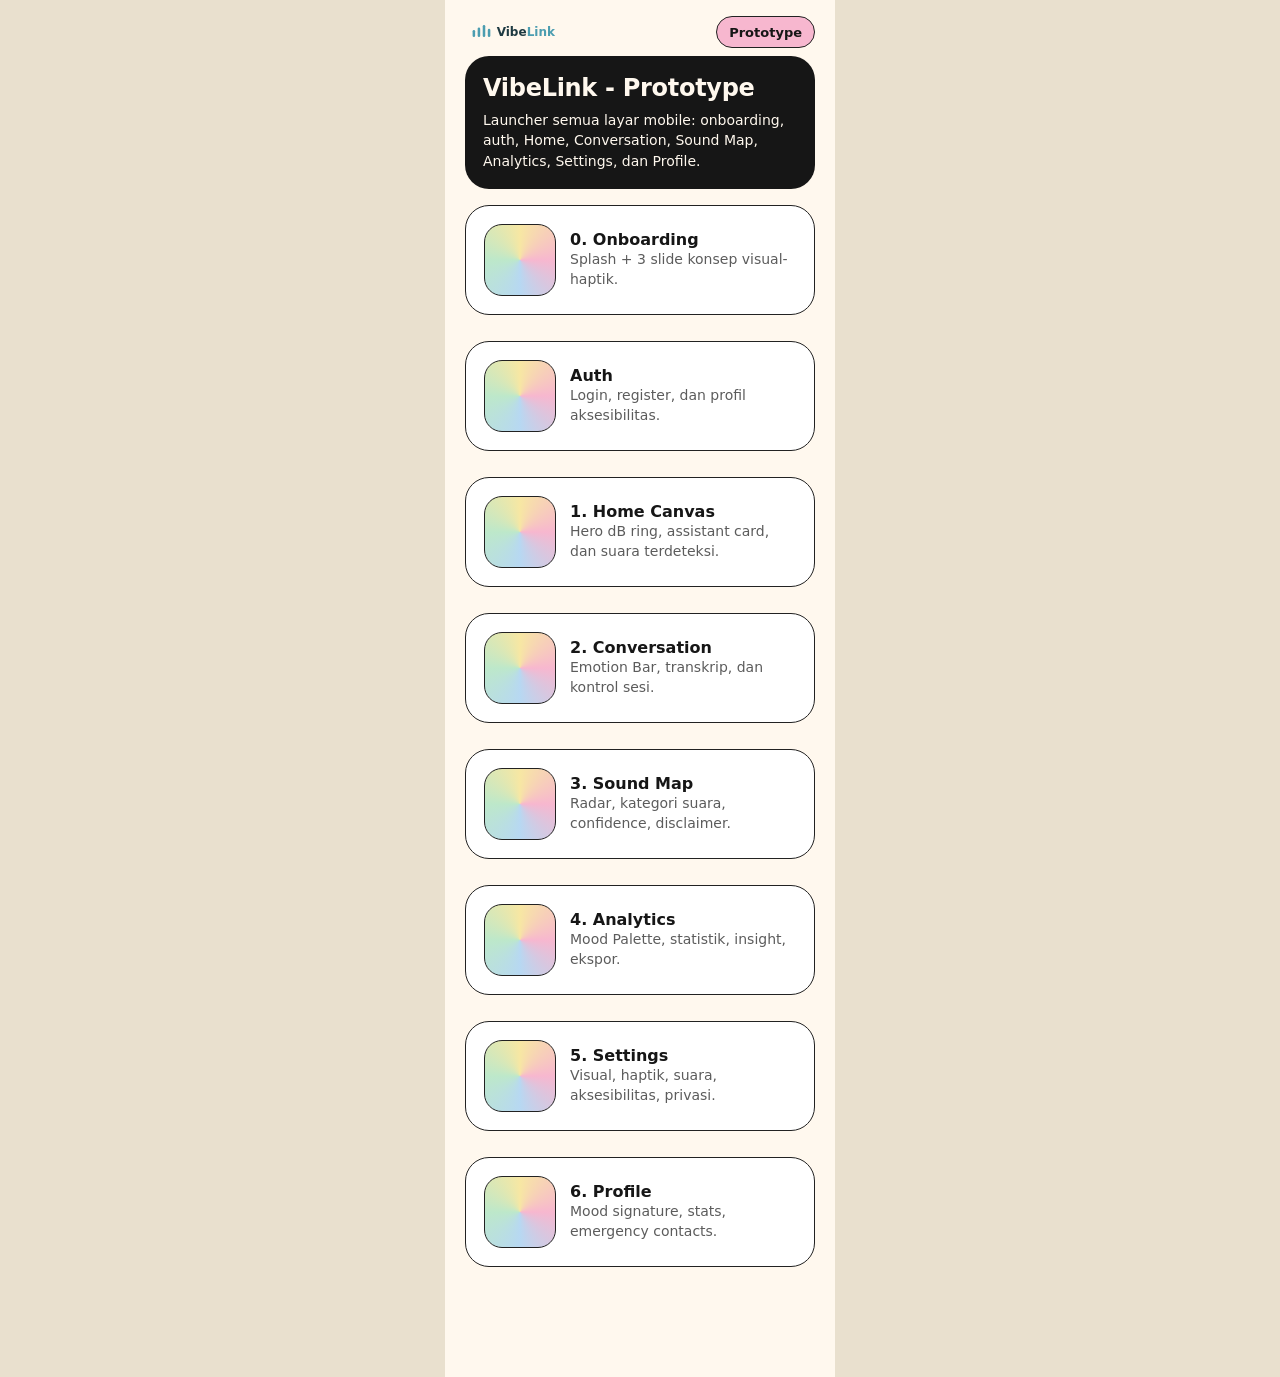
<file: index.html>
<!doctype html>
<html lang="id">
<head>
  <meta charset="utf-8">
  <meta name="viewport" content="width=device-width, initial-scale=1">
  <title>VibeLink Prototype Launcher</title>
  <link rel="stylesheet" href="styles.css">
</head>
<body>
  <main class="app" aria-label="Launcher prototype VibeLink">
    <header class="topbar">
      <img class="brand-logo" src="assets/vibelink-logo.svg" alt="VibeLink">
      <span class="chip bg-pink">Prototype</span>
    </header>
    <section class="card card--dark">
      <h1 class="h-title">VibeLink - Prototype</h1>
      <p class="mt-8">Launcher semua layar mobile: onboarding, auth, Home, Conversation, Sound Map, Analytics, Settings, dan Profile.</p>
    </section>
    <nav class="launcher-grid mt-16" aria-label="Daftar layar">
      <a class="card launcher-card" href="screen0-onboarding.html"><span class="thumb"></span><div><strong>0. Onboarding</strong><p>Splash + 3 slide konsep visual-haptik.</p></div></a>
      <a class="card launcher-card" href="screen-auth.html"><span class="thumb"></span><div><strong>Auth</strong><p>Login, register, dan profil aksesibilitas.</p></div></a>
      <a class="card launcher-card" href="screen1-home.html"><span class="thumb"></span><div><strong>1. Home Canvas</strong><p>Hero dB ring, assistant card, dan suara terdeteksi.</p></div></a>
      <a class="card launcher-card" href="screen2-conversation.html"><span class="thumb"></span><div><strong>2. Conversation</strong><p>Emotion Bar, transkrip, dan kontrol sesi.</p></div></a>
      <a class="card launcher-card" href="screen3-soundmap.html"><span class="thumb"></span><div><strong>3. Sound Map</strong><p>Radar, kategori suara, confidence, disclaimer.</p></div></a>
      <a class="card launcher-card" href="screen4-analytics.html"><span class="thumb"></span><div><strong>4. Analytics</strong><p>Mood Palette, statistik, insight, ekspor.</p></div></a>
      <a class="card launcher-card" href="screen5-settings.html"><span class="thumb"></span><div><strong>5. Settings</strong><p>Visual, haptik, suara, aksesibilitas, privasi.</p></div></a>
      <a class="card launcher-card" href="screen6-profile.html"><span class="thumb"></span><div><strong>6. Profile</strong><p>Mood signature, stats, emergency contacts.</p></div></a>
    </nav>
  </main>
</body>
</html>
</file>
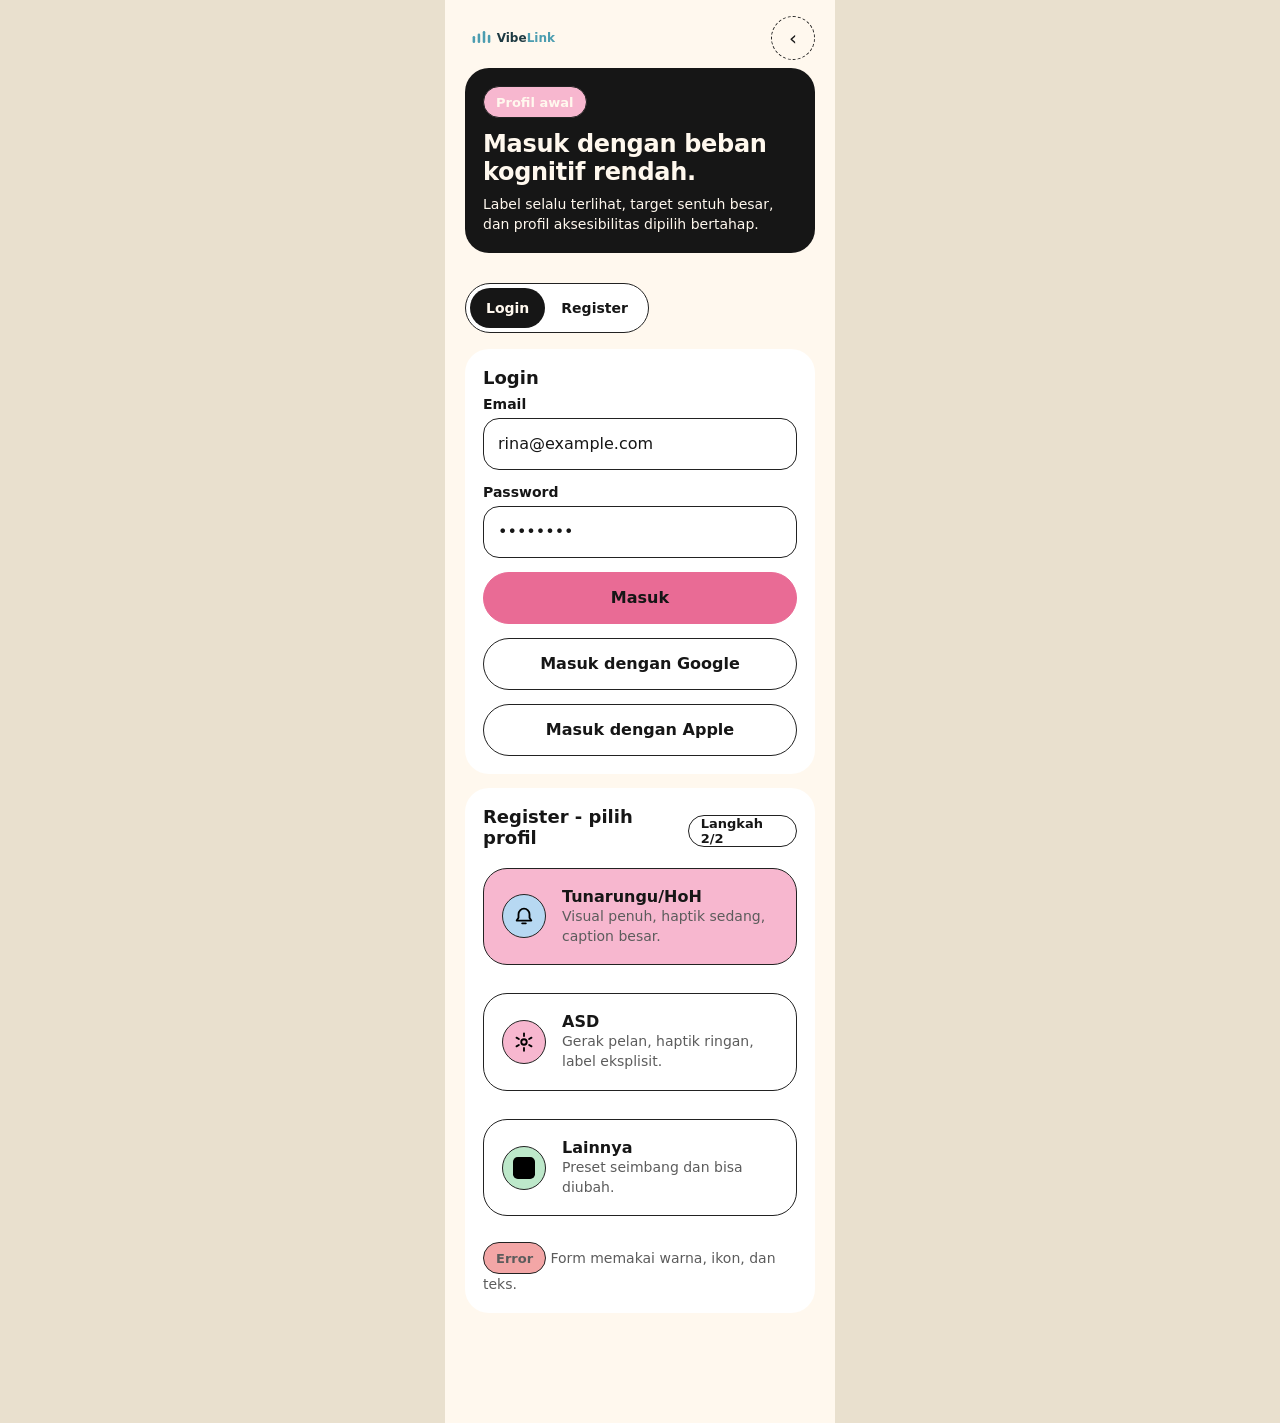
<file: screen-auth.html>
<!doctype html>
<html lang="id">
<head>
  <meta charset="utf-8">
  <meta name="viewport" content="width=device-width, initial-scale=1">
  <title>VibeLink - Masuk</title>
  <link rel="stylesheet" href="styles.css">
</head>
<body>
  <main class="app" aria-label="Autentikasi VibeLink">
    <header class="topbar">
      <img class="brand-logo" src="assets/vibelink-logo.svg" alt="VibeLink">
      <a class="back-btn" href="screen0-onboarding.html" aria-label="Kembali">&lsaquo;</a>
    </header>

    <section class="card card--dark">
      <span class="chip bg-pink">Profil awal</span>
      <h1 class="h-title mt-12">Masuk dengan beban kognitif rendah.</h1>
      <p class="mt-8">Label selalu terlihat, target sentuh besar, dan profil aksesibilitas dipilih bertahap.</p>
    </section>

    <div class="segmented mt-16" role="tablist" aria-label="Pilih mode autentikasi">
      <button type="button" aria-selected="true">Login</button>
      <button type="button" aria-selected="false">Register</button>
    </div>

    <section class="card mt-16">
      <h2 class="surface-title">Login</h2>
      <form class="stack" action="screen1-home.html">
        <div class="field">
          <label for="email">Email</label>
          <input id="email" type="email" value="rina@example.com" autocomplete="email">
        </div>
        <div class="field">
          <label for="password">Password</label>
          <input id="password" type="password" value="vibelink" autocomplete="current-password">
        </div>
        <button class="pill-btn pill-btn--accent full" type="submit">Masuk</button>
        <button class="pill-btn full" type="button">Masuk dengan Google</button>
        <button class="pill-btn full" type="button">Masuk dengan Apple</button>
      </form>
    </section>

    <section class="card">
      <div class="row between">
        <h2 class="surface-title mb-0">Register - pilih profil</h2>
        <span class="chip">Langkah 2/2</span>
      </div>
      <div class="stack mt-12">
        <a class="card profile-choice" href="screen1-home.html" tabindex="0" role="button" aria-pressed="true">
          <span class="cat-chip bg-blue"><img src="assets/icons/notification.svg" alt=""></span>
          <div><strong>Tunarungu/HoH</strong><p>Visual penuh, haptik sedang, caption besar.</p></div>
        </a>
        <a class="card profile-choice" href="screen1-home.html" tabindex="0" role="button" aria-pressed="false">
          <span class="cat-chip bg-pink"><img src="assets/icons/settings.svg" alt=""></span>
          <div><strong>ASD</strong><p>Gerak pelan, haptik ringan, label eksplisit.</p></div>
        </a>
        <a class="card profile-choice" href="screen1-home.html" tabindex="0" role="button" aria-pressed="false">
          <span class="cat-chip bg-green"><img src="assets/vibelink-icon.svg" alt=""></span>
          <div><strong>Lainnya</strong><p>Preset seimbang dan bisa diubah.</p></div>
        </a>
      </div>
      <p class="mt-12"><span class="chip bg-ang">Error</span> Form memakai warna, ikon, dan teks.</p>
    </section>
  </main>
  <script>
    document.querySelectorAll('.segmented button').forEach(button => {
      button.addEventListener('click', () => {
        button.parentElement.querySelectorAll('button').forEach(item => item.setAttribute('aria-selected', 'false'));
        button.setAttribute('aria-selected', 'true');
      });
    });
  </script>
</body>
</html>
</file>
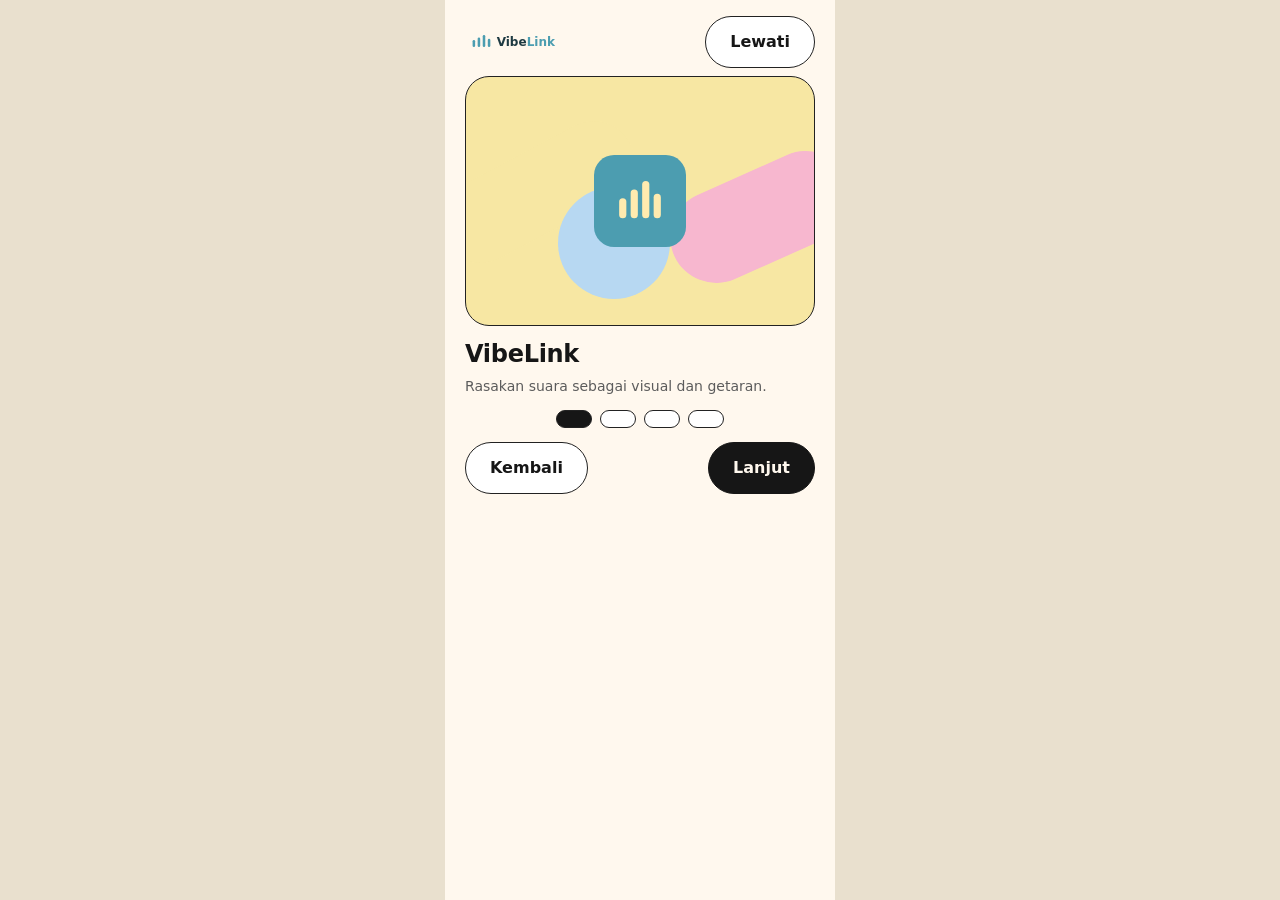
<file: screen0-onboarding.html>
<!doctype html>
<html lang="id">
<head>
  <meta charset="utf-8">
  <meta name="viewport" content="width=device-width, initial-scale=1">
  <title>VibeLink - Onboarding</title>
  <link rel="stylesheet" href="styles.css">
</head>
<body>
  <main class="app" aria-label="VibeLink onboarding">
    <header class="topbar">
      <img class="brand-logo" src="assets/vibelink-logo.svg" alt="VibeLink">
      <a class="pill-btn" href="screen-auth.html">Lewati</a>
    </header>

    <section class="slide active" data-slide-panel>
      <div class="illustration bg-yellow" aria-label="Splash VibeLink">
        <span class="blob one"></span><span class="blob two"></span><span class="blob three"></span>
        <img src="assets/vibelink-icon.svg" alt="" style="position:absolute;left:50%;top:50%;width:92px;transform:translate(-50%,-50%)">
      </div>
      <div>
        <h1 class="h-title">VibeLink</h1>
        <p class="mt-8">Rasakan suara sebagai visual dan getaran.</p>
      </div>
    </section>

    <section class="slide" data-slide-panel>
      <div class="card bg-blue illustration" aria-label="Live Atmosphere Canvas">
        <div class="hero-ring" style="margin-top:-4px">
          <div class="hero-ring__arcs"></div>
          <div class="hero-ring__center"><strong class="bignum">62</strong><span class="chip bg-neu">dB - Normal</span></div>
        </div>
      </div>
      <div>
        <h1 class="h-title">Suasana ruangan dalam sekali lihat.</h1>
        <p class="mt-8">Canvas menampilkan kategori suara, dB, dan status eksplisit.</p>
      </div>
    </section>

    <section class="slide" data-slide-panel>
      <div class="card bg-pink illustration" aria-label="Conversation Mode">
        <div style="position:absolute;left:18px;right:18px;top:74px">
          <div class="emotion-bar"><span class="emotion-seg pos"></span><span class="emotion-seg neu"></span><span class="emotion-seg fru"></span><span class="emotion-seg ang"></span></div>
          <div class="emotion-label"><img src="assets/icons/emotion-frustrasi.svg" alt="" width="32" height="32">Tegang</div>
          <div class="bubble">"Ya... nggak papa sih."<small>ikon + label + strip</small></div>
        </div>
      </div>
      <div>
        <h1 class="h-title">Teks percakapan punya konteks emosi.</h1>
        <p class="mt-8">Rina dan Dimas mendapat label sosial yang eksplisit.</p>
      </div>
    </section>

    <section class="slide" data-slide-panel>
      <div class="card bg-green illustration" aria-label="Sound Map">
        <div class="hero-ring radar-ring" style="margin-top:-4px">
          <div class="you">Anda</div>
          <span class="cat-chip blip alarm"><img src="assets/icons/sound-alarm.svg" alt=""></span>
          <span class="cat-chip bg-yellow blip car"><img src="assets/icons/sound-kendaraan.svg" alt=""></span>
          <span class="cat-chip bg-green blip person"><img src="assets/icons/sound-orang.svg" alt=""></span>
        </div>
      </div>
      <div>
        <h1 class="h-title">Ketahui arah suara penting.</h1>
        <p class="mt-8">Radar menampilkan kategori, arah estimasi, confidence, dan peringatan.</p>
      </div>
    </section>

    <div class="dots" role="tablist" aria-label="Indikator slide">
      <button type="button" aria-selected="true" aria-label="Slide 1"></button>
      <button type="button" aria-selected="false" aria-label="Slide 2"></button>
      <button type="button" aria-selected="false" aria-label="Slide 3"></button>
      <button type="button" aria-selected="false" aria-label="Slide 4"></button>
    </div>
    <div class="row between">
      <button class="pill-btn" type="button" data-prev>Kembali</button>
      <button class="pill-btn pill-btn--dark" type="button" data-next>Lanjut</button>
    </div>
  </main>
  <script>
    const panels = [...document.querySelectorAll('[data-slide-panel]')];
    const dots = [...document.querySelectorAll('.dots button')];
    let index = 0;
    function showSlide(nextIndex) {
      index = Math.max(0, Math.min(panels.length - 1, nextIndex));
      panels.forEach((panel, i) => panel.classList.toggle('active', i === index));
      dots.forEach((dot, i) => dot.setAttribute('aria-selected', String(i === index)));
      document.querySelector('[data-next]').textContent = index === panels.length - 1 ? 'Mulai' : 'Lanjut';
    }
    document.querySelector('[data-next]').addEventListener('click', () => {
      if (index === panels.length - 1) location.href = 'screen-auth.html';
      else showSlide(index + 1);
    });
    document.querySelector('[data-prev]').addEventListener('click', () => showSlide(index - 1));
  </script>
</body>
</html>
</file>
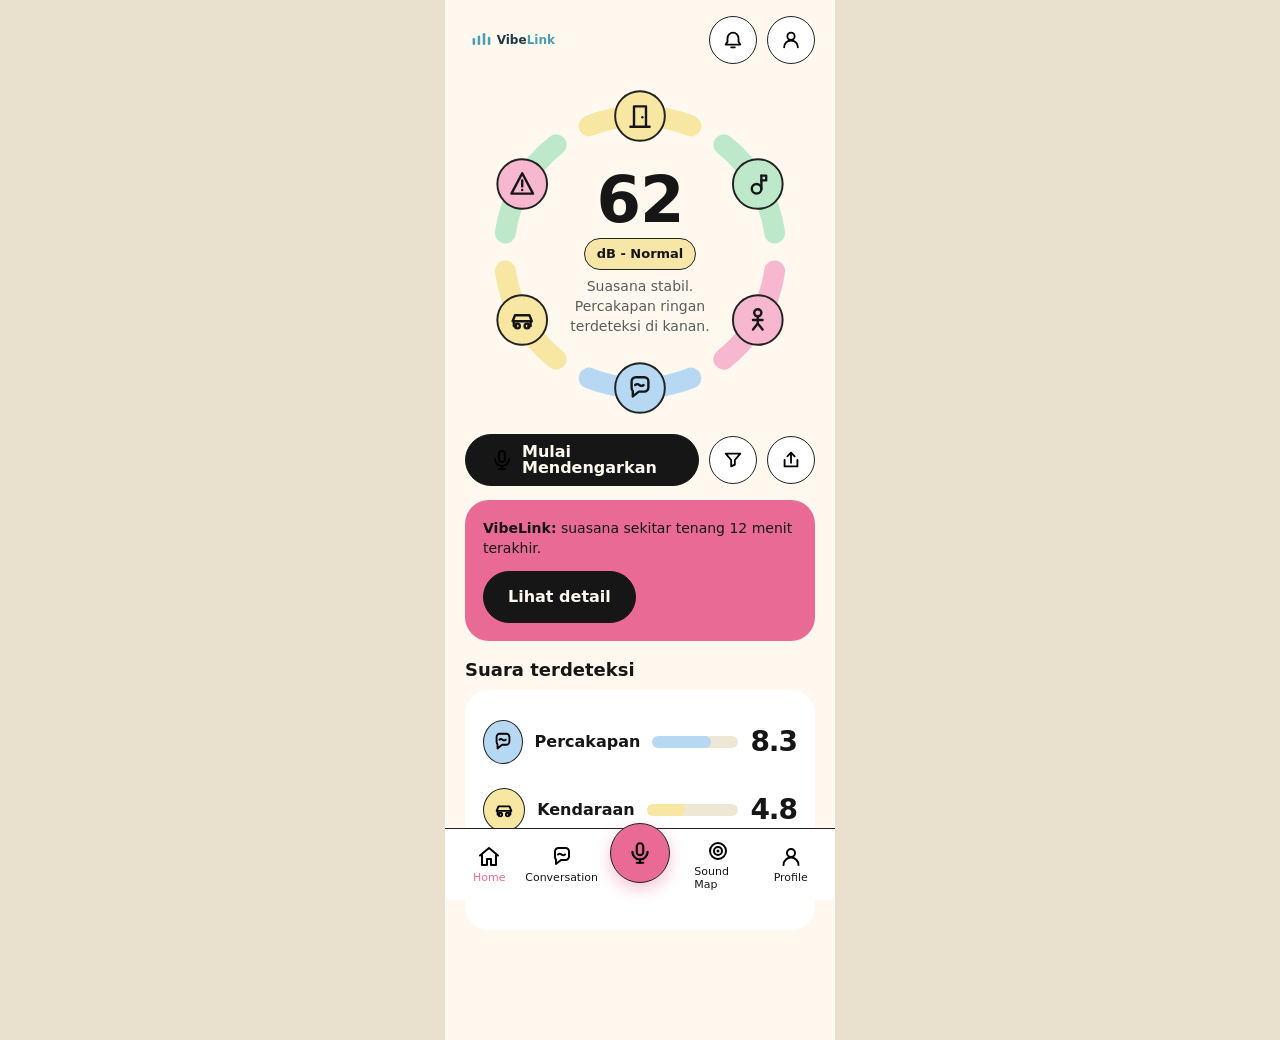
<file: screen1-home.html>
<!doctype html>
<html lang="id">
<head>
  <meta charset="utf-8">
  <meta name="viewport" content="width=device-width, initial-scale=1">
  <title>VibeLink - Home</title>
  <link rel="stylesheet" href="styles.css">
</head>
<body>
  <main class="app" aria-label="Home VibeLink">
    <header class="topbar">
      <img class="brand-logo" src="assets/vibelink-logo.svg" alt="VibeLink">
      <div class="row">
        <a class="icon-btn" href="screen4-analytics.html" aria-label="Notifikasi"><img src="assets/icons/notification.svg" alt=""></a>
        <a class="icon-btn" href="screen6-profile.html" aria-label="Profil"><img src="assets/icons/nav-profile.svg" alt=""></a>
      </div>
    </header>

    <section class="hero-ring" aria-label="Suasana suara saat ini">
      <svg class="ring-svg" viewBox="0 0 260 260" aria-hidden="true">
        <g fill="none" stroke-width="16" stroke-linecap="round">
          <path d="M91.04 33.57 A104 104 0 0 1 168.96 33.57" stroke="var(--cat-yellow)"/>
          <path d="M194.03 48.05 A104 104 0 0 1 232.99 115.53" stroke="var(--cat-green)"/>
          <path d="M232.99 144.47 A104 104 0 0 1 194.03 211.95" stroke="var(--cat-pink)"/>
          <path d="M168.96 226.43 A104 104 0 0 1 91.04 226.43" stroke="var(--cat-blue)"/>
          <path d="M65.97 211.95 A104 104 0 0 1 27.01 144.47" stroke="var(--cat-yellow)"/>
          <path d="M27.01 115.53 A104 104 0 0 1 65.97 48.05" stroke="var(--cat-green)"/>
        </g>
        <g class="ring-bubbles" stroke="var(--line)" stroke-width="1.5">
          <circle cx="130" cy="26" r="19" fill="var(--cat-yellow)"/>
          <image href="assets/icons/sound-pintu.svg" x="119" y="15" width="22" height="22"/>
          <circle cx="220.07" cy="78" r="19" fill="var(--cat-green)"/>
          <image href="assets/icons/sound-musik.svg" x="209.07" y="67" width="22" height="22"/>
          <circle cx="220.07" cy="182" r="19" fill="var(--cat-pink)"/>
          <image href="assets/icons/sound-orang.svg" x="209.07" y="171" width="22" height="22"/>
          <circle cx="130" cy="234" r="19" fill="var(--cat-blue)"/>
          <image href="assets/icons/nav-conversation.svg" x="119" y="223" width="22" height="22"/>
          <circle cx="39.93" cy="182" r="19" fill="var(--cat-yellow)"/>
          <image href="assets/icons/sound-kendaraan.svg" x="28.93" y="171" width="22" height="22"/>
          <circle cx="39.93" cy="78" r="19" fill="var(--cat-pink)"/>
          <image href="assets/icons/alert.svg" x="28.93" y="67" width="22" height="22"/>
        </g>
      </svg>
      <div class="hero-ring__center">
        <strong class="bignum">62</strong>
        <span class="chip bg-neu">dB - Normal</span>
        <p>Suasana stabil. Percakapan ringan terdeteksi di kanan.</p>
      </div>
    </section>

    <div class="primary-row">
      <a class="pill-btn pill-btn--dark" href="screen2-conversation.html"><img src="assets/icons/mic.svg" alt="">Mulai Mendengarkan</a>
      <a class="icon-btn" href="screen3-soundmap.html" aria-label="Filter"><img src="assets/icons/filter.svg" alt=""></a>
      <a class="icon-btn" href="screen4-analytics.html" aria-label="Ekspor"><img src="assets/icons/export.svg" alt=""></a>
    </div>

    <section class="card card--accent" aria-label="Insight VibeLink">
      <p><strong>VibeLink:</strong> suasana sekitar tenang 12 menit terakhir.</p>
      <a class="pill-btn pill-btn--dark mt-12" href="screen4-analytics.html">Lihat detail</a>
    </section>

    <h2 class="section-title">Suara terdeteksi</h2>
    <section class="card" aria-label="Daftar suara terdeteksi">
      <article class="list-row" tabindex="0" role="button">
        <span class="cat-chip bg-blue" aria-label="Percakapan"><img src="assets/icons/nav-conversation.svg" alt=""></span>
        <span class="label">Percakapan</span>
        <div class="progress-cell"><div class="progress"><div class="progress__fill bg-blue" style="width:68%"></div></div></div>
        <strong class="bignum bignum--sm">8.3</strong>
      </article>
      <article class="list-row" tabindex="0" role="button">
        <span class="cat-chip bg-yellow" aria-label="Kendaraan"><img src="assets/icons/sound-kendaraan.svg" alt=""></span>
        <span class="label">Kendaraan</span>
        <div class="progress-cell"><div class="progress"><div class="progress__fill bg-yellow" style="width:42%"></div></div></div>
        <strong class="bignum bignum--sm">4.8</strong>
      </article>
      <article class="list-row" tabindex="0" role="button">
        <span class="cat-chip bg-green" aria-label="Orang"><img src="assets/icons/sound-orang.svg" alt=""></span>
        <span class="label">Orang kanan</span>
        <div class="progress-cell"><div class="progress"><div class="progress__fill bg-green" style="width:54%"></div></div></div>
        <strong class="bignum bignum--sm">6.1</strong>
      </article>
    </section>

    <nav class="bottom-nav" aria-label="Navigasi utama">
      <a class="nav-item active" href="screen1-home.html"><img src="assets/icons/nav-home.svg" alt="">Home</a>
      <a class="nav-item" href="screen2-conversation.html"><img src="assets/icons/nav-conversation.svg" alt="">Conversation</a>
      <a class="fab" href="screen2-conversation.html" aria-label="Toggle mikrofon"><img src="assets/icons/mic.svg" alt=""></a>
      <a class="nav-item" href="screen3-soundmap.html"><img src="assets/icons/nav-soundmap.svg" alt="">Sound Map</a>
      <a class="nav-item" href="screen6-profile.html"><img src="assets/icons/nav-profile.svg" alt="">Profile</a>
    </nav>
  </main>
</body>
</html>
</file>
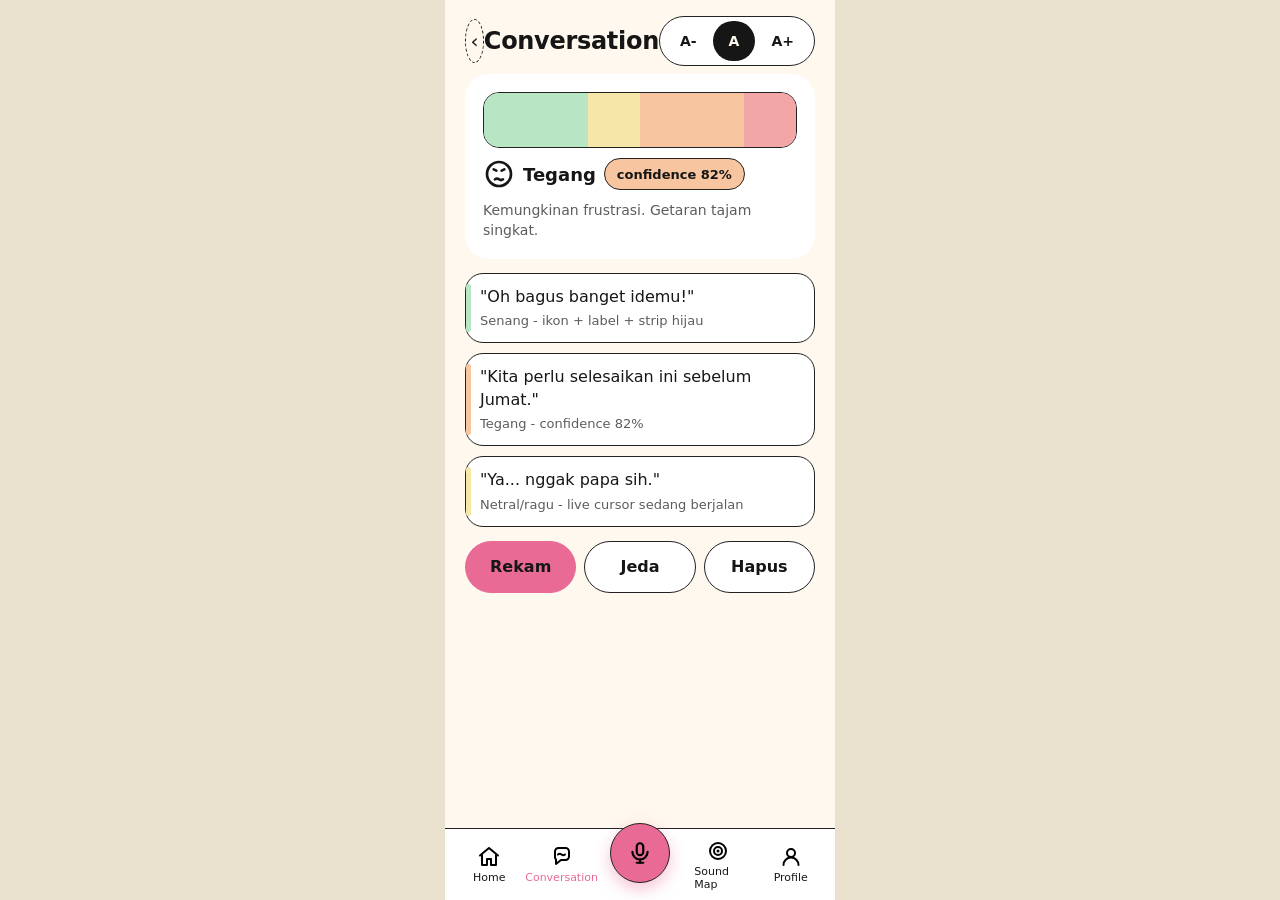
<file: screen2-conversation.html>
<!doctype html>
<html lang="id">
<head>
  <meta charset="utf-8">
  <meta name="viewport" content="width=device-width, initial-scale=1">
  <title>VibeLink - Conversation</title>
  <link rel="stylesheet" href="styles.css">
</head>
<body>
  <main class="app" aria-label="Conversation Mode">
    <header class="topbar">
      <a class="back-btn" href="screen1-home.html" aria-label="Kembali">&lsaquo;</a>
      <h1 class="h-title">Conversation</h1>
      <div class="segmented" role="tablist" aria-label="Ukuran teks">
        <button type="button" aria-selected="false">A-</button>
        <button type="button" aria-selected="true">A</button>
        <button type="button" aria-selected="false">A+</button>
      </div>
    </header>

    <section class="card" aria-label="Ringkasan emosi">
      <div class="emotion-bar" aria-label="40 persen senang, 20 persen netral, 25 persen frustrasi, 15 persen marah">
        <span class="emotion-seg pos"></span>
        <span class="emotion-seg pos"></span>
        <span class="emotion-seg neu"></span>
        <span class="emotion-seg fru"></span>
        <span class="emotion-seg fru"></span>
        <span class="emotion-seg ang"></span>
      </div>
      <div class="emotion-label">
        <img src="assets/icons/emotion-frustrasi.svg" alt="" width="32" height="32">
        <span>Tegang</span>
        <span class="chip bg-fru">confidence 82%</span>
      </div>
      <p>Kemungkinan frustrasi. Getaran tajam singkat.</p>
    </section>

    <section aria-label="Transkripsi percakapan">
      <article class="bubble" tabindex="0" role="button">
        <span class="strip bg-pos"></span>
        "Oh bagus banget idemu!"
        <small>Senang - ikon + label + strip hijau</small>
      </article>
      <article class="bubble" tabindex="0" role="button">
        <span class="strip bg-fru"></span>
        "Kita perlu selesaikan ini sebelum Jumat."
        <small>Tegang - confidence 82%</small>
      </article>
      <article class="bubble" tabindex="0" role="button">
        <span class="strip bg-neu"></span>
        "Ya... nggak papa sih."
        <small>Netral/ragu - live cursor sedang berjalan</small>
      </article>
    </section>

    <div class="controls" aria-label="Kontrol rekaman">
      <button class="pill-btn pill-btn--accent" type="button">Rekam</button>
      <button class="pill-btn" type="button">Jeda</button>
      <button class="pill-btn" type="button">Hapus</button>
    </div>

    <nav class="bottom-nav" aria-label="Navigasi utama">
      <a class="nav-item" href="screen1-home.html"><img src="assets/icons/nav-home.svg" alt="">Home</a>
      <a class="nav-item active" href="screen2-conversation.html"><img src="assets/icons/nav-conversation.svg" alt="">Conversation</a>
      <a class="fab" href="screen2-conversation.html" aria-label="Toggle mikrofon"><img src="assets/icons/mic.svg" alt=""></a>
      <a class="nav-item" href="screen3-soundmap.html"><img src="assets/icons/nav-soundmap.svg" alt="">Sound Map</a>
      <a class="nav-item" href="screen6-profile.html"><img src="assets/icons/nav-profile.svg" alt="">Profile</a>
    </nav>
  </main>
  <script>
    document.querySelectorAll('.segmented button').forEach(button => {
      button.addEventListener('click', () => {
        button.parentElement.querySelectorAll('button').forEach(item => item.setAttribute('aria-selected', 'false'));
        button.setAttribute('aria-selected', 'true');
      });
    });
  </script>
</body>
</html>
</file>
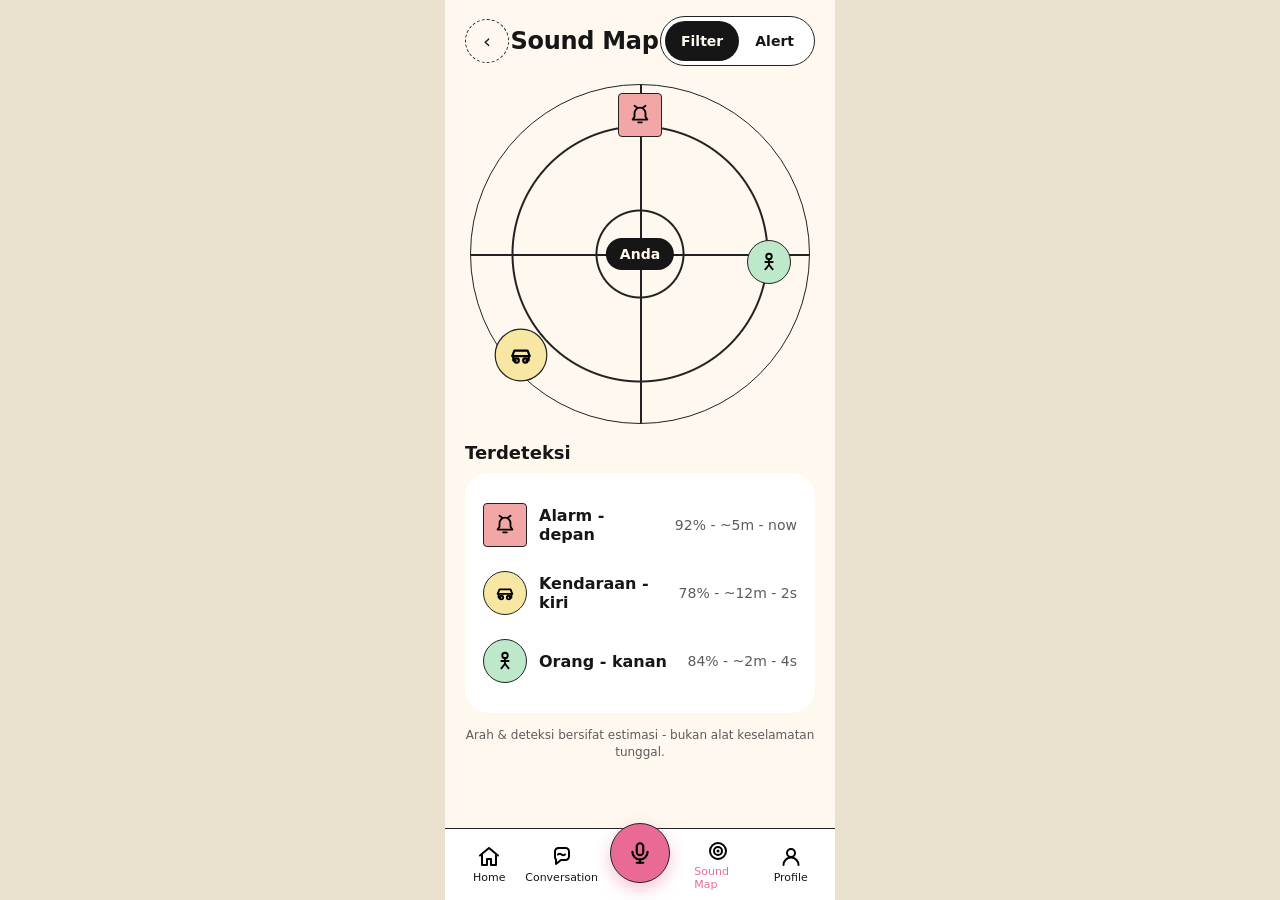
<file: screen3-soundmap.html>
<!doctype html>
<html lang="id">
<head>
  <meta charset="utf-8">
  <meta name="viewport" content="width=device-width, initial-scale=1">
  <title>VibeLink - Sound Map</title>
  <link rel="stylesheet" href="styles.css">
</head>
<body>
  <main class="app" aria-label="Sound Map">
    <header class="topbar">
      <a class="back-btn" href="screen1-home.html" aria-label="Kembali">&lsaquo;</a>
      <h1 class="h-title">Sound Map</h1>
      <div class="segmented" role="tablist" aria-label="Mode">
        <button type="button" aria-selected="true">Filter</button>
        <button type="button" aria-selected="false">Alert</button>
      </div>
    </header>

    <section class="hero-ring radar-ring" aria-label="Radar suara melingkar">
      <div class="you">Anda</div>
      <button class="cat-chip blip alarm" type="button" aria-label="Alarm - depan"><img src="assets/icons/sound-alarm.svg" alt=""></button>
      <button class="cat-chip bg-yellow blip car" type="button" aria-label="Kendaraan - kiri"><img src="assets/icons/sound-kendaraan.svg" alt=""></button>
      <button class="cat-chip bg-green blip person" type="button" aria-label="Orang - kanan"><img src="assets/icons/sound-orang.svg" alt=""></button>
    </section>

    <h2 class="section-title">Terdeteksi</h2>
    <section class="card" aria-label="Daftar suara terdeteksi">
      <article class="list-row" tabindex="0" role="button">
        <span class="cat-chip bg-ang" style="border-radius:4px" aria-label="Alarm"><img src="assets/icons/sound-alarm.svg" alt=""></span>
        <span class="label">Alarm - depan</span>
        <span class="meta">92% - ~5m - now</span>
      </article>
      <article class="list-row" tabindex="0" role="button">
        <span class="cat-chip bg-yellow" aria-label="Kendaraan"><img src="assets/icons/sound-kendaraan.svg" alt=""></span>
        <span class="label">Kendaraan - kiri</span>
        <span class="meta">78% - ~12m - 2s</span>
      </article>
      <article class="list-row" tabindex="0" role="button">
        <span class="cat-chip bg-green" aria-label="Orang"><img src="assets/icons/sound-orang.svg" alt=""></span>
        <span class="label">Orang - kanan</span>
        <span class="meta">84% - ~2m - 4s</span>
      </article>
    </section>
    <p class="disclaimer">Arah & deteksi bersifat estimasi - bukan alat keselamatan tunggal.</p>

    <nav class="bottom-nav" aria-label="Navigasi utama">
      <a class="nav-item" href="screen1-home.html"><img src="assets/icons/nav-home.svg" alt="">Home</a>
      <a class="nav-item" href="screen2-conversation.html"><img src="assets/icons/nav-conversation.svg" alt="">Conversation</a>
      <a class="fab" href="screen2-conversation.html" aria-label="Toggle mikrofon"><img src="assets/icons/mic.svg" alt=""></a>
      <a class="nav-item active" href="screen3-soundmap.html"><img src="assets/icons/nav-soundmap.svg" alt="">Sound Map</a>
      <a class="nav-item" href="screen6-profile.html"><img src="assets/icons/nav-profile.svg" alt="">Profile</a>
    </nav>
  </main>
  <script>
    document.querySelectorAll('.segmented button').forEach(button => {
      button.addEventListener('click', () => {
        button.parentElement.querySelectorAll('button').forEach(item => item.setAttribute('aria-selected', 'false'));
        button.setAttribute('aria-selected', 'true');
      });
    });
  </script>
</body>
</html>
</file>
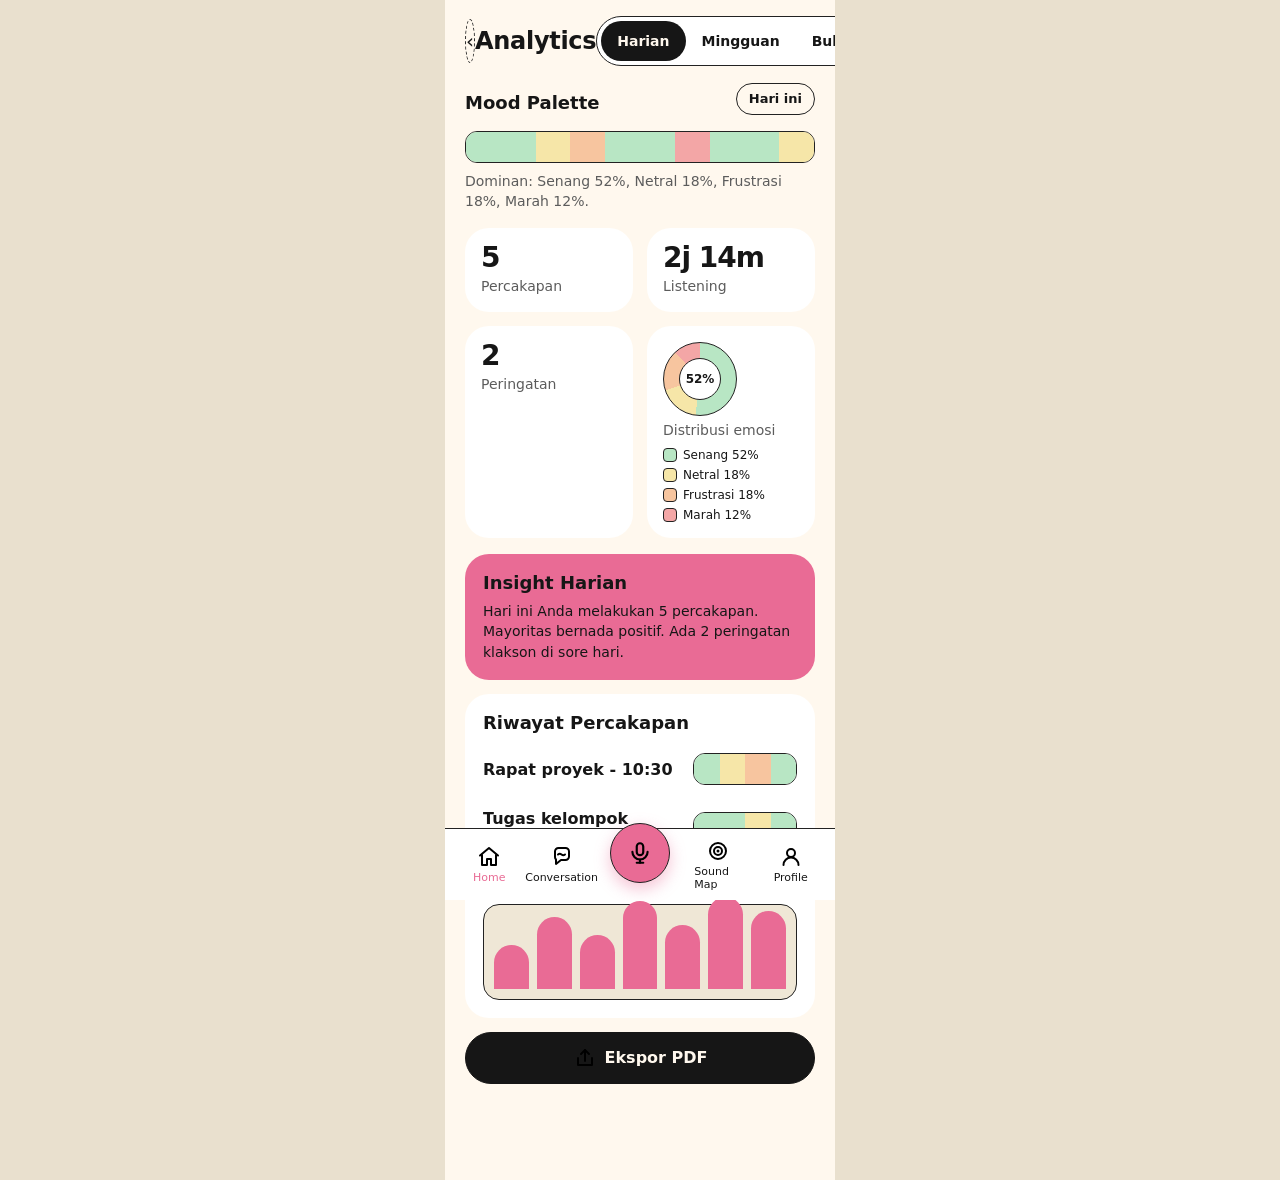
<file: screen4-analytics.html>
<!doctype html>
<html lang="id">
<head>
  <meta charset="utf-8">
  <meta name="viewport" content="width=device-width, initial-scale=1">
  <title>VibeLink - Analytics</title>
  <link rel="stylesheet" href="styles.css">
</head>
<body>
  <main class="app" aria-label="Interaction Analytics">
    <header class="topbar">
      <a class="back-btn" href="screen1-home.html" aria-label="Kembali">&lsaquo;</a>
      <h1 class="h-title">Analytics</h1>
      <div class="segmented" role="tablist" aria-label="Periode">
        <button type="button" aria-selected="true">Harian</button>
        <button type="button" aria-selected="false">Mingguan</button>
        <button type="button" aria-selected="false">Bulanan</button>
      </div>
    </header>

    <section aria-label="Mood Palette">
      <div class="row between">
        <h2 class="section-title mb-0">Mood Palette</h2>
        <span class="chip">Hari ini</span>
      </div>
      <div class="mood-palette mt-8" aria-label="Distribusi emosi harian">
        <i class="bg-pos"></i><i class="bg-pos"></i><i class="bg-neu"></i><i class="bg-fru"></i><i class="bg-pos"></i>
        <i class="bg-pos"></i><i class="bg-ang"></i><i class="bg-pos"></i><i class="bg-pos"></i><i class="bg-neu"></i>
      </div>
      <p class="mt-8">Dominan: Senang 52%, Netral 18%, Frustrasi 18%, Marah 12%.</p>
    </section>

    <section class="grid2 mt-16" aria-label="Statistik">
      <article class="stat-card"><strong class="bignum bignum--sm">5</strong><p class="k">Percakapan</p></article>
      <article class="stat-card"><strong class="bignum bignum--sm">2j 14m</strong><p class="k">Listening</p></article>
      <article class="stat-card"><strong class="bignum bignum--sm">2</strong><p class="k">Peringatan</p></article>
      <article class="stat-card">
        <div class="donut" aria-label="Distribusi emosi 52 persen senang"></div>
        <p class="k">Distribusi emosi</p>
        <div class="legend" aria-label="Legenda distribusi emosi">
          <span><i class="swatch bg-pos"></i>Senang 52%</span>
          <span><i class="swatch bg-neu"></i>Netral 18%</span>
          <span><i class="swatch bg-fru"></i>Frustrasi 18%</span>
          <span><i class="swatch bg-ang"></i>Marah 12%</span>
        </div>
      </article>
    </section>

    <section class="card card--accent mt-16">
      <h2 class="surface-title">Insight Harian</h2>
      <p>Hari ini Anda melakukan 5 percakapan. Mayoritas bernada positif. Ada 2 peringatan klakson di sore hari.</p>
    </section>

    <section class="card" aria-label="Riwayat dan tren">
      <h2 class="surface-title">Riwayat Percakapan</h2>
      <a class="list-row" href="screen2-conversation.html">
        <span class="label">Rapat proyek - 10:30</span>
        <span class="mood-palette" style="width:104px"><i class="bg-pos"></i><i class="bg-neu"></i><i class="bg-fru"></i><i class="bg-pos"></i></span>
      </a>
      <a class="list-row" href="screen2-conversation.html">
        <span class="label">Tugas kelompok Dimas - 15:10</span>
        <span class="mood-palette" style="width:104px"><i class="bg-pos"></i><i class="bg-pos"></i><i class="bg-neu"></i><i class="bg-pos"></i></span>
      </a>
      <h2 class="surface-title mt-16">Tren Mingguan</h2>
      <div class="trend" aria-label="Bar tren mingguan">
        <i style="height:44px"></i><i class="bg-blue" style="height:72px"></i><i class="bg-yellow" style="height:54px"></i>
        <i class="bg-green" style="height:88px"></i><i class="bg-pink" style="height:64px"></i><i style="height:92px"></i><i class="bg-blue" style="height:78px"></i>
      </div>
    </section>

    <a class="pill-btn pill-btn--dark full" href="#" aria-label="Ekspor PDF"><img src="assets/icons/export.svg" alt="">Ekspor PDF</a>

    <nav class="bottom-nav" aria-label="Navigasi utama">
      <a class="nav-item active" href="screen1-home.html"><img src="assets/icons/nav-home.svg" alt="">Home</a>
      <a class="nav-item" href="screen2-conversation.html"><img src="assets/icons/nav-conversation.svg" alt="">Conversation</a>
      <a class="fab" href="screen2-conversation.html" aria-label="Toggle mikrofon"><img src="assets/icons/mic.svg" alt=""></a>
      <a class="nav-item" href="screen3-soundmap.html"><img src="assets/icons/nav-soundmap.svg" alt="">Sound Map</a>
      <a class="nav-item" href="screen6-profile.html"><img src="assets/icons/nav-profile.svg" alt="">Profile</a>
    </nav>
  </main>
  <script>
    document.querySelectorAll('.segmented button').forEach(button => {
      button.addEventListener('click', () => {
        button.parentElement.querySelectorAll('button').forEach(item => item.setAttribute('aria-selected', 'false'));
        button.setAttribute('aria-selected', 'true');
      });
    });
  </script>
</body>
</html>
</file>
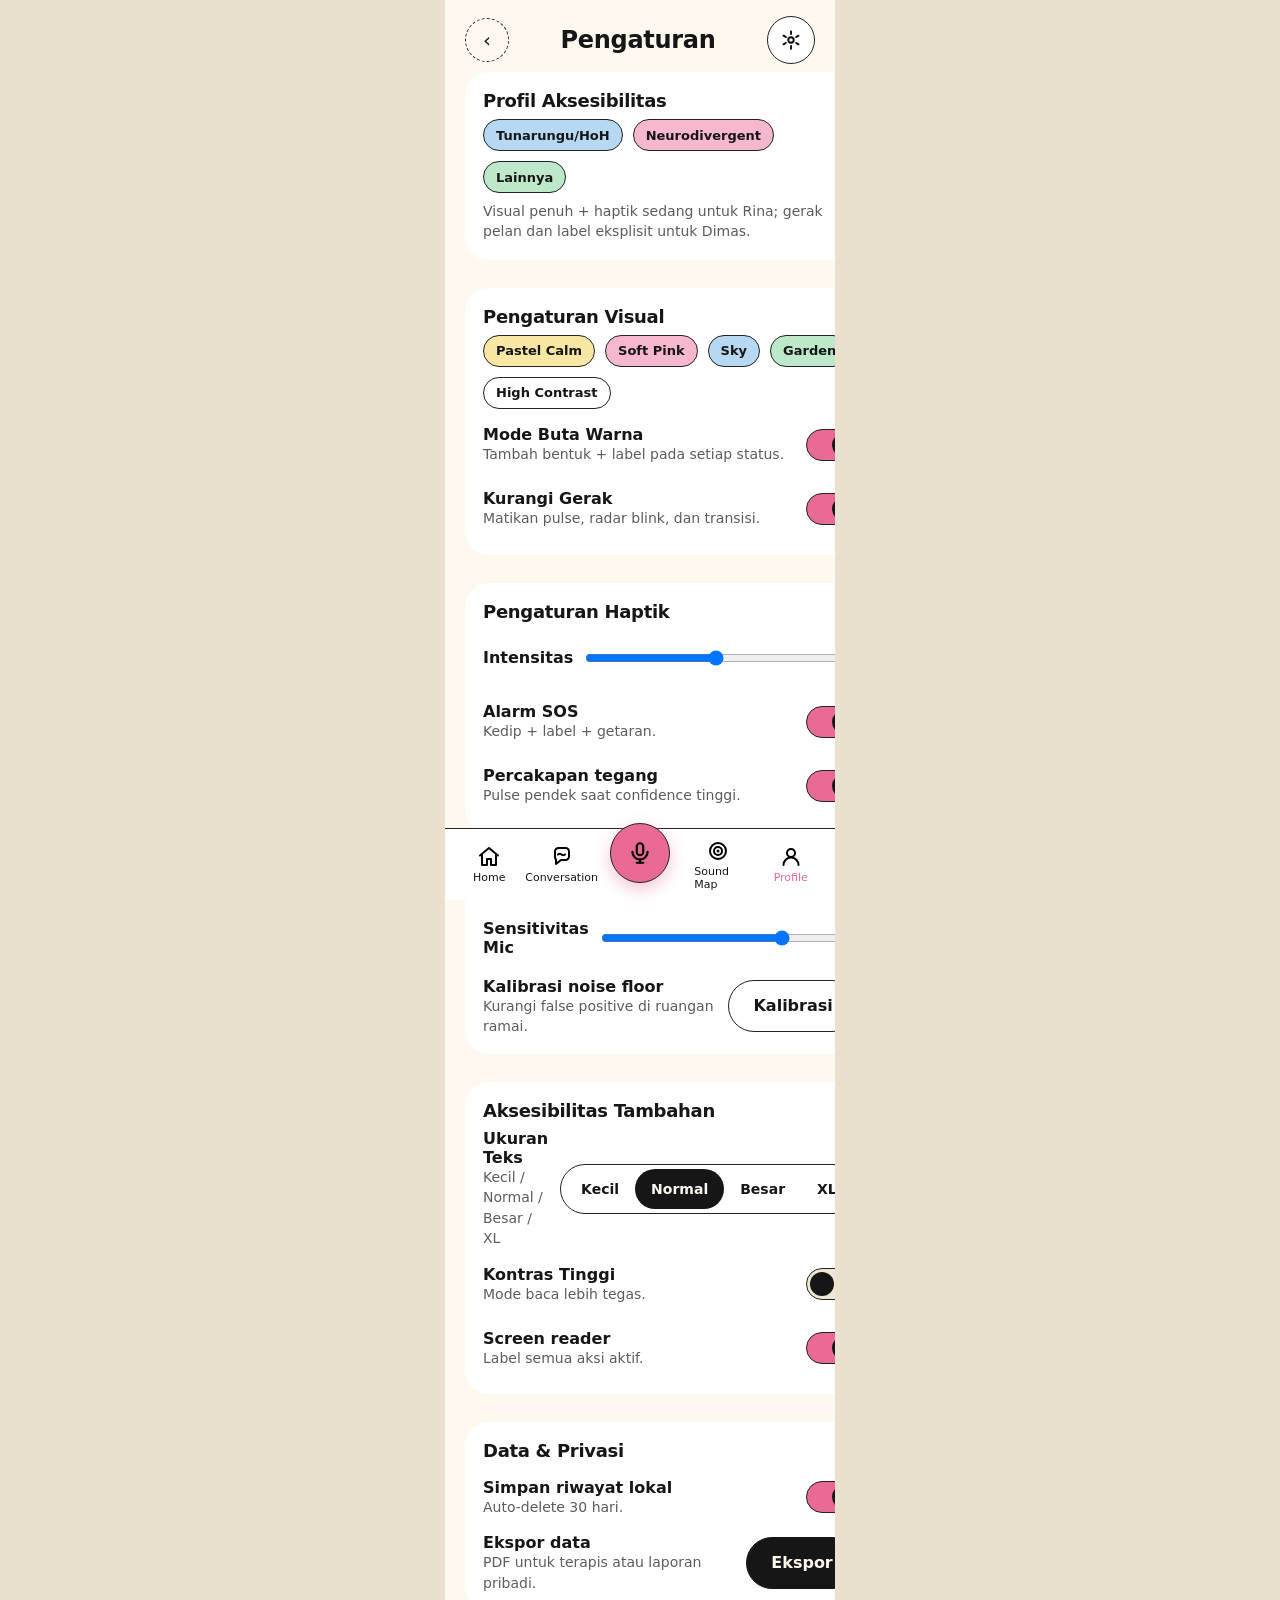
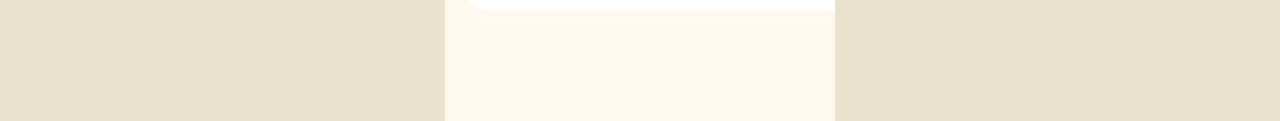
<file: screen5-settings.html>
<!doctype html>
<html lang="id">
<head>
  <meta charset="utf-8">
  <meta name="viewport" content="width=device-width, initial-scale=1">
  <title>VibeLink - Pengaturan</title>
  <link rel="stylesheet" href="styles.css">
</head>
<body>
  <main class="app" aria-label="Pengaturan">
    <header class="topbar">
      <a class="back-btn" href="screen1-home.html" aria-label="Kembali">&lsaquo;</a>
      <h1 class="h-title">Pengaturan</h1>
      <span class="icon-btn" aria-hidden="true"><img src="assets/icons/settings.svg" alt=""></span>
    </header>

    <div class="stack">
      <section class="card settings-section">
        <h2 class="h-title">Profil Aksesibilitas</h2>
        <div class="row wrap">
          <span class="chip bg-blue">Tunarungu/HoH</span>
          <span class="chip bg-pink">Neurodivergent</span>
          <span class="chip bg-green">Lainnya</span>
        </div>
        <p>Visual penuh + haptik sedang untuk Rina; gerak pelan dan label eksplisit untuk Dimas.</p>
      </section>

      <section class="card settings-section">
        <h2 class="h-title">Pengaturan Visual</h2>
        <div class="row wrap" aria-label="Preset palet">
          <span class="chip bg-yellow">Pastel Calm</span>
          <span class="chip bg-pink">Soft Pink</span>
          <span class="chip bg-blue">Sky</span>
          <span class="chip bg-green">Garden</span>
          <span class="chip">High Contrast</span>
        </div>
        <div class="toggle-row">
          <div><strong>Mode Buta Warna</strong><p>Tambah bentuk + label pada setiap status.</p></div>
          <button class="toggle" type="button" aria-checked="true" aria-label="Mode buta warna"><span class="knob"></span></button>
        </div>
        <div class="toggle-row">
          <div><strong>Kurangi Gerak</strong><p>Matikan pulse, radar blink, dan transisi.</p></div>
          <button class="toggle" type="button" aria-checked="true" aria-label="Kurangi gerak"><span class="knob"></span></button>
        </div>
      </section>

      <section class="card settings-section">
        <h2 class="h-title">Pengaturan Haptik</h2>
        <label class="list-row">
          <span class="label">Intensitas</span>
          <input class="slider" type="range" min="0" max="100" value="48" aria-label="Intensitas haptik">
        </label>
        <div class="toggle-row">
          <div><strong>Alarm SOS</strong><p>Kedip + label + getaran.</p></div>
          <button class="toggle" type="button" aria-checked="true" aria-label="Alarm SOS"><span class="knob"></span></button>
        </div>
        <div class="toggle-row">
          <div><strong>Percakapan tegang</strong><p>Pulse pendek saat confidence tinggi.</p></div>
          <button class="toggle" type="button" aria-checked="true" aria-label="Percakapan tegang"><span class="knob"></span></button>
        </div>
      </section>

      <section class="card settings-section">
        <h2 class="h-title">Pengaturan Suara</h2>
        <label class="list-row">
          <span class="label">Sensitivitas Mic</span>
          <input class="slider" type="range" min="0" max="100" value="72" aria-label="Sensitivitas mikrofon">
        </label>
        <div class="toggle-row">
          <div><strong>Kalibrasi noise floor</strong><p>Kurangi false positive di ruangan ramai.</p></div>
          <button class="pill-btn" type="button">Kalibrasi</button>
        </div>
      </section>

      <section class="card settings-section">
        <h2 class="h-title">Aksesibilitas Tambahan</h2>
        <div class="toggle-row">
          <div><strong>Ukuran Teks</strong><p>Kecil / Normal / Besar / XL</p></div>
          <div class="segmented" role="tablist" aria-label="Ukuran teks">
            <button type="button" aria-selected="false">Kecil</button>
            <button type="button" aria-selected="true">Normal</button>
            <button type="button" aria-selected="false">Besar</button>
            <button type="button" aria-selected="false">XL</button>
          </div>
        </div>
        <div class="toggle-row">
          <div><strong>Kontras Tinggi</strong><p>Mode baca lebih tegas.</p></div>
          <button class="toggle" type="button" aria-checked="false" aria-label="Kontras tinggi"><span class="knob"></span></button>
        </div>
        <div class="toggle-row">
          <div><strong>Screen reader</strong><p>Label semua aksi aktif.</p></div>
          <button class="toggle" type="button" aria-checked="true" aria-label="Screen reader"><span class="knob"></span></button>
        </div>
      </section>

      <section class="card settings-section">
        <h2 class="h-title">Data & Privasi</h2>
        <div class="toggle-row">
          <div><strong>Simpan riwayat lokal</strong><p>Auto-delete 30 hari.</p></div>
          <button class="toggle" type="button" aria-checked="true" aria-label="Simpan riwayat lokal"><span class="knob"></span></button>
        </div>
        <div class="toggle-row">
          <div><strong>Ekspor data</strong><p>PDF untuk terapis atau laporan pribadi.</p></div>
          <button class="pill-btn pill-btn--dark" type="button">Ekspor</button>
        </div>
      </section>
    </div>

    <nav class="bottom-nav" aria-label="Navigasi utama">
      <a class="nav-item" href="screen1-home.html"><img src="assets/icons/nav-home.svg" alt="">Home</a>
      <a class="nav-item" href="screen2-conversation.html"><img src="assets/icons/nav-conversation.svg" alt="">Conversation</a>
      <a class="fab" href="screen2-conversation.html" aria-label="Toggle mikrofon"><img src="assets/icons/mic.svg" alt=""></a>
      <a class="nav-item" href="screen3-soundmap.html"><img src="assets/icons/nav-soundmap.svg" alt="">Sound Map</a>
      <a class="nav-item active" href="screen6-profile.html"><img src="assets/icons/nav-profile.svg" alt="">Profile</a>
    </nav>
  </main>
  <script>
    document.querySelectorAll('.toggle').forEach(toggle => {
      toggle.addEventListener('click', () => {
        toggle.setAttribute('aria-checked', String(toggle.getAttribute('aria-checked') !== 'true'));
      });
    });
    document.querySelectorAll('.segmented button').forEach(button => {
      button.addEventListener('click', () => {
        button.parentElement.querySelectorAll('button').forEach(item => item.setAttribute('aria-selected', 'false'));
        button.setAttribute('aria-selected', 'true');
      });
    });
  </script>
</body>
</html>
</file>
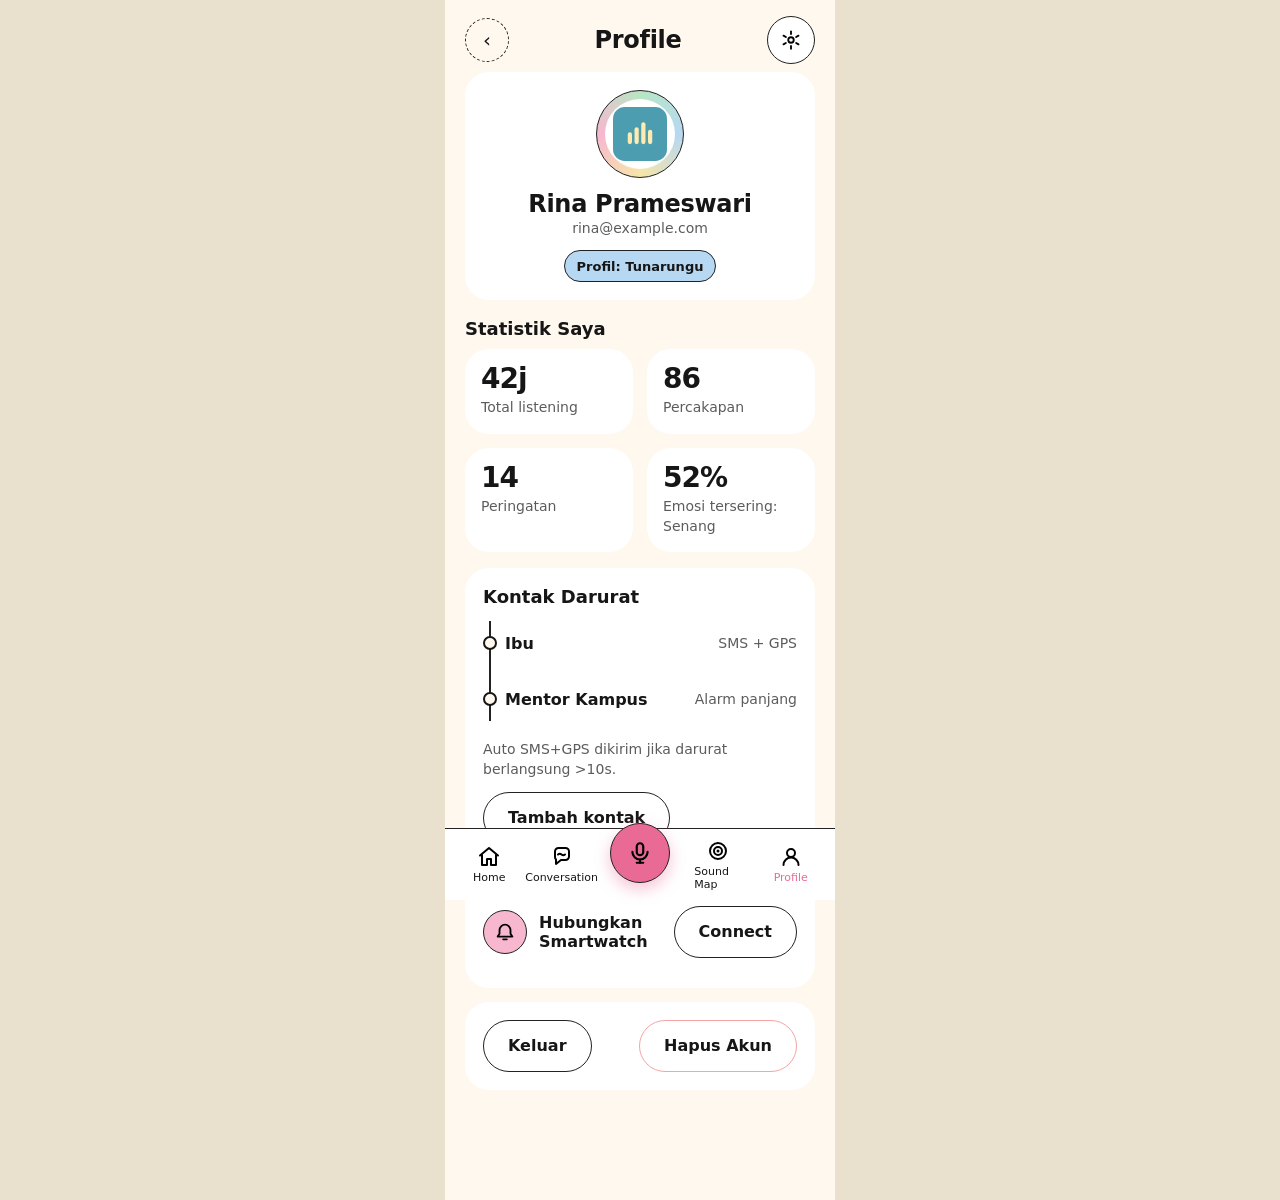
<file: screen6-profile.html>
<!doctype html>
<html lang="id">
<head>
  <meta charset="utf-8">
  <meta name="viewport" content="width=device-width, initial-scale=1">
  <title>VibeLink - Profile</title>
  <link rel="stylesheet" href="styles.css">
</head>
<body>
  <main class="app" aria-label="Profil">
    <header class="topbar">
      <a class="back-btn" href="screen1-home.html" aria-label="Kembali">&lsaquo;</a>
      <h1 class="h-title">Profile</h1>
      <a class="icon-btn" href="screen5-settings.html" aria-label="Pengaturan"><img src="assets/icons/settings.svg" alt=""></a>
    </header>

    <section class="card" aria-label="Profil Rina">
      <div class="avatar-ring"><div><img src="assets/vibelink-icon.svg" alt="Avatar Rina"></div></div>
      <div style="text-align:center">
        <h2 class="h-title">Rina Prameswari</h2>
        <p>rina@example.com</p>
        <span class="chip bg-blue mt-12">Profil: Tunarungu</span>
      </div>
    </section>

    <h2 class="section-title">Statistik Saya</h2>
    <section class="grid2" aria-label="Statistik kumulatif">
      <article class="stat-card"><strong class="bignum bignum--sm">42j</strong><p class="k">Total listening</p></article>
      <article class="stat-card"><strong class="bignum bignum--sm">86</strong><p class="k">Percakapan</p></article>
      <article class="stat-card"><strong class="bignum bignum--sm">14</strong><p class="k">Peringatan</p></article>
      <article class="stat-card"><strong class="bignum bignum--sm">52%</strong><p class="k">Emosi tersering: Senang</p></article>
    </section>

    <section class="card mt-16">
      <h2 class="surface-title">Kontak Darurat</h2>
      <div class="timeline">
        <div class="list-row">
          <span class="dot" aria-hidden="true"></span>
          <span class="label">Ibu</span>
          <span class="meta">SMS + GPS</span>
        </div>
        <div class="list-row">
          <span class="dot" aria-hidden="true"></span>
          <span class="label">Mentor Kampus</span>
          <span class="meta">Alarm panjang</span>
        </div>
      </div>
      <p class="mt-12">Auto SMS+GPS dikirim jika darurat berlangsung >10s.</p>
      <button class="pill-btn mt-12" type="button">Tambah kontak</button>
    </section>

    <section class="card">
      <div class="list-row">
        <span class="cat-chip bg-pink" aria-label="Smartwatch"><img src="assets/icons/notification.svg" alt=""></span>
        <span class="label">Hubungkan Smartwatch</span>
        <button class="pill-btn" type="button">Connect</button>
      </div>
    </section>

    <section class="card">
      <div class="row between wrap">
        <button class="pill-btn" type="button">Keluar</button>
        <button class="pill-btn danger" type="button">Hapus Akun</button>
      </div>
    </section>

    <nav class="bottom-nav" aria-label="Navigasi utama">
      <a class="nav-item" href="screen1-home.html"><img src="assets/icons/nav-home.svg" alt="">Home</a>
      <a class="nav-item" href="screen2-conversation.html"><img src="assets/icons/nav-conversation.svg" alt="">Conversation</a>
      <a class="fab" href="screen2-conversation.html" aria-label="Toggle mikrofon"><img src="assets/icons/mic.svg" alt=""></a>
      <a class="nav-item" href="screen3-soundmap.html"><img src="assets/icons/nav-soundmap.svg" alt="">Sound Map</a>
      <a class="nav-item active" href="screen6-profile.html"><img src="assets/icons/nav-profile.svg" alt="">Profile</a>
    </nav>
  </main>
</body>
</html>
</file>
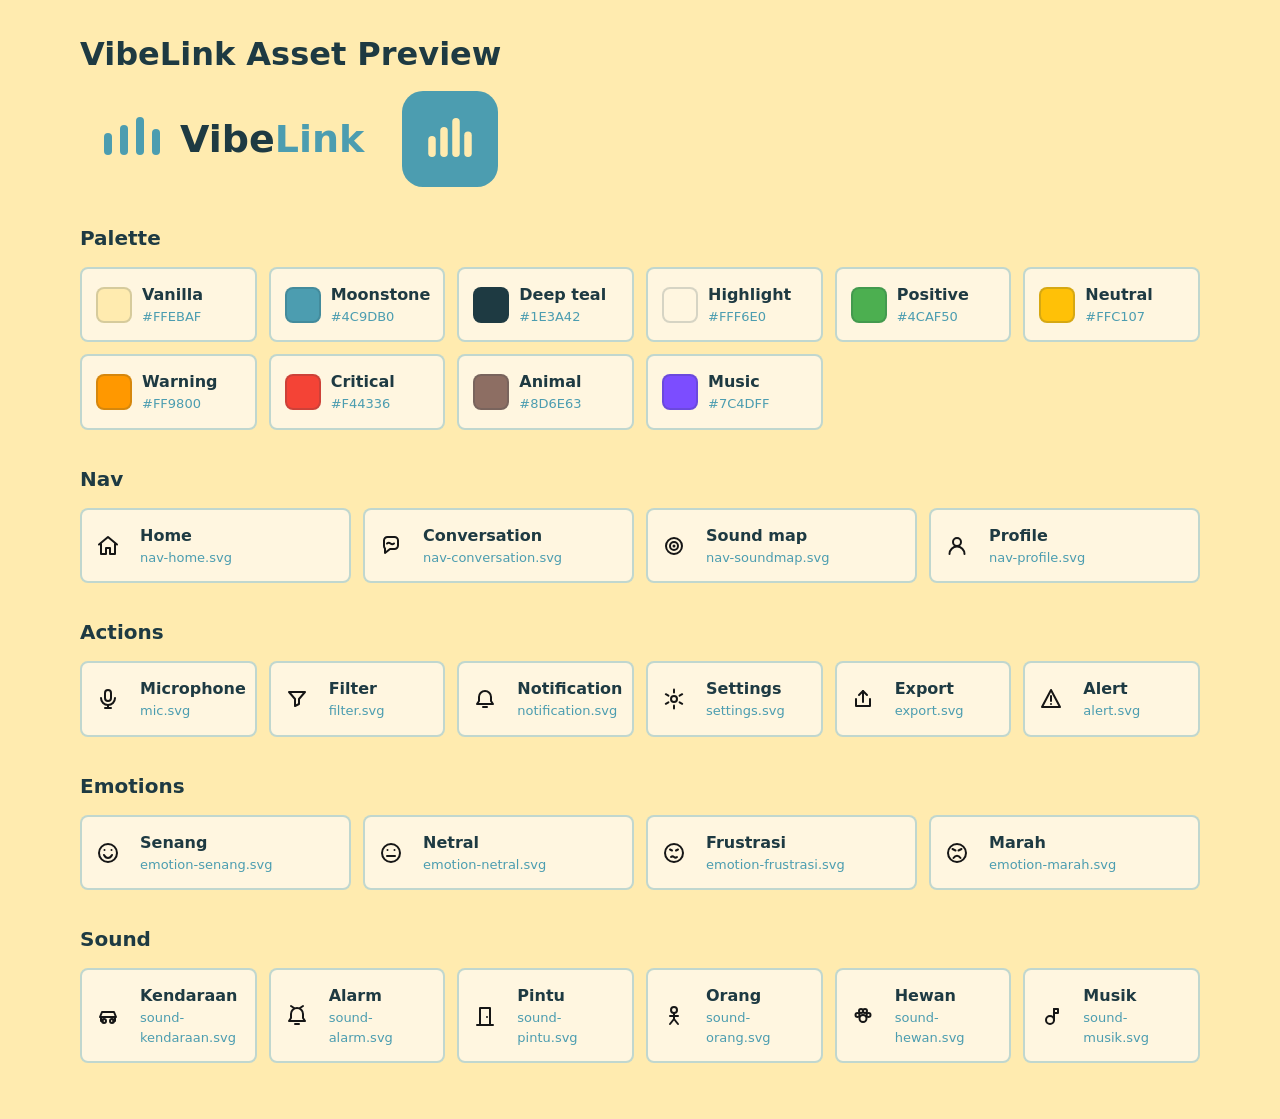
<file: assets/logo-concepts.html>
<!doctype html>
<html lang="en">
<head>
  <meta charset="utf-8">
  <meta name="viewport" content="width=device-width, initial-scale=1">
  <title>VibeLink Assets</title>
  <style>
    :root {
      --vanilla: #FFEBAF;
      --moonstone: #4C9DB0;
      --deep-teal: #1E3A42;
      --highlight: #FFF6E0;
    }
    * {
      box-sizing: border-box;
    }
    body {
      margin: 0;
      background: var(--vanilla);
      color: var(--deep-teal);
      font-family: Inter, system-ui, sans-serif;
      line-height: 1.5;
    }
    main {
      width: min(1120px, calc(100% - 32px));
      margin: 0 auto;
      padding: 36px 0 56px;
    }
    header {
      display: grid;
      gap: 18px;
      margin-bottom: 36px;
    }
    h1,
    h2 {
      margin: 0;
      letter-spacing: 0;
    }
    h1 {
      font-size: 32px;
      line-height: 1.15;
    }
    h2 {
      font-size: 20px;
      margin-top: 34px;
      margin-bottom: 14px;
    }
    .brand {
      display: flex;
      align-items: center;
      gap: 22px;
      flex-wrap: wrap;
    }
    .logo {
      width: min(300px, 100%);
      height: auto;
    }
    .app-icon {
      width: 96px;
      height: 96px;
    }
    .palette,
    .grid {
      display: grid;
      grid-template-columns: repeat(auto-fit, minmax(150px, 1fr));
      gap: 12px;
    }
    .swatch,
    .tile {
      background: var(--highlight);
      border: 2px solid rgba(76, 157, 176, 0.35);
      border-radius: 8px;
      padding: 14px;
    }
    .swatch {
      display: flex;
      align-items: center;
      gap: 10px;
      min-height: 72px;
    }
    .chip {
      width: 36px;
      height: 36px;
      border-radius: 8px;
      border: 2px solid rgba(30, 58, 66, 0.18);
      flex: 0 0 auto;
    }
    .tile {
      display: grid;
      grid-template-columns: 32px 1fr;
      align-items: center;
      gap: 12px;
      min-height: 72px;
    }
    .tile img {
      width: 24px;
      height: 24px;
    }
    .name {
      display: block;
      font-weight: 700;
      color: var(--deep-teal);
    }
    .file,
    .hex {
      display: block;
      color: var(--moonstone);
      font-size: 13px;
      overflow-wrap: anywhere;
    }
  </style>
</head>
<body>
  <main>
    <header>
      <h1>VibeLink Asset Preview</h1>
      <div class="brand">
        <img class="logo" src="vibelink-logo.svg" alt="VibeLink logo">
        <img class="app-icon" src="vibelink-icon.svg" alt="VibeLink app icon">
      </div>
    </header>

    <h2>Palette</h2>
    <section class="palette" aria-label="Palette">
      <div class="swatch"><span class="chip" style="background:#FFEBAF"></span><span><span class="name">Vanilla</span><span class="hex">#FFEBAF</span></span></div>
      <div class="swatch"><span class="chip" style="background:#4C9DB0"></span><span><span class="name">Moonstone</span><span class="hex">#4C9DB0</span></span></div>
      <div class="swatch"><span class="chip" style="background:#1E3A42"></span><span><span class="name">Deep teal</span><span class="hex">#1E3A42</span></span></div>
      <div class="swatch"><span class="chip" style="background:#FFF6E0"></span><span><span class="name">Highlight</span><span class="hex">#FFF6E0</span></span></div>
      <div class="swatch"><span class="chip" style="background:#4CAF50"></span><span><span class="name">Positive</span><span class="hex">#4CAF50</span></span></div>
      <div class="swatch"><span class="chip" style="background:#FFC107"></span><span><span class="name">Neutral</span><span class="hex">#FFC107</span></span></div>
      <div class="swatch"><span class="chip" style="background:#FF9800"></span><span><span class="name">Warning</span><span class="hex">#FF9800</span></span></div>
      <div class="swatch"><span class="chip" style="background:#F44336"></span><span><span class="name">Critical</span><span class="hex">#F44336</span></span></div>
      <div class="swatch"><span class="chip" style="background:#8D6E63"></span><span><span class="name">Animal</span><span class="hex">#8D6E63</span></span></div>
      <div class="swatch"><span class="chip" style="background:#7C4DFF"></span><span><span class="name">Music</span><span class="hex">#7C4DFF</span></span></div>
    </section>

    <h2>Nav</h2>
    <section class="grid" aria-label="Navigation icons">
      <div class="tile"><img src="icons/nav-home.svg" alt=""><span><span class="name">Home</span><span class="file">nav-home.svg</span></span></div>
      <div class="tile"><img src="icons/nav-conversation.svg" alt=""><span><span class="name">Conversation</span><span class="file">nav-conversation.svg</span></span></div>
      <div class="tile"><img src="icons/nav-soundmap.svg" alt=""><span><span class="name">Sound map</span><span class="file">nav-soundmap.svg</span></span></div>
      <div class="tile"><img src="icons/nav-profile.svg" alt=""><span><span class="name">Profile</span><span class="file">nav-profile.svg</span></span></div>
    </section>

    <h2>Actions</h2>
    <section class="grid" aria-label="Action icons">
      <div class="tile"><img src="icons/mic.svg" alt=""><span><span class="name">Microphone</span><span class="file">mic.svg</span></span></div>
      <div class="tile"><img src="icons/filter.svg" alt=""><span><span class="name">Filter</span><span class="file">filter.svg</span></span></div>
      <div class="tile"><img src="icons/notification.svg" alt=""><span><span class="name">Notification</span><span class="file">notification.svg</span></span></div>
      <div class="tile"><img src="icons/settings.svg" alt=""><span><span class="name">Settings</span><span class="file">settings.svg</span></span></div>
      <div class="tile"><img src="icons/export.svg" alt=""><span><span class="name">Export</span><span class="file">export.svg</span></span></div>
      <div class="tile"><img src="icons/alert.svg" alt=""><span><span class="name">Alert</span><span class="file">alert.svg</span></span></div>
    </section>

    <h2>Emotions</h2>
    <section class="grid" aria-label="Emotion icons">
      <div class="tile"><img src="icons/emotion-senang.svg" alt=""><span><span class="name">Senang</span><span class="file">emotion-senang.svg</span></span></div>
      <div class="tile"><img src="icons/emotion-netral.svg" alt=""><span><span class="name">Netral</span><span class="file">emotion-netral.svg</span></span></div>
      <div class="tile"><img src="icons/emotion-frustrasi.svg" alt=""><span><span class="name">Frustrasi</span><span class="file">emotion-frustrasi.svg</span></span></div>
      <div class="tile"><img src="icons/emotion-marah.svg" alt=""><span><span class="name">Marah</span><span class="file">emotion-marah.svg</span></span></div>
    </section>

    <h2>Sound</h2>
    <section class="grid" aria-label="Sound icons">
      <div class="tile"><img src="icons/sound-kendaraan.svg" alt=""><span><span class="name">Kendaraan</span><span class="file">sound-kendaraan.svg</span></span></div>
      <div class="tile"><img src="icons/sound-alarm.svg" alt=""><span><span class="name">Alarm</span><span class="file">sound-alarm.svg</span></span></div>
      <div class="tile"><img src="icons/sound-pintu.svg" alt=""><span><span class="name">Pintu</span><span class="file">sound-pintu.svg</span></span></div>
      <div class="tile"><img src="icons/sound-orang.svg" alt=""><span><span class="name">Orang</span><span class="file">sound-orang.svg</span></span></div>
      <div class="tile"><img src="icons/sound-hewan.svg" alt=""><span><span class="name">Hewan</span><span class="file">sound-hewan.svg</span></span></div>
      <div class="tile"><img src="icons/sound-musik.svg" alt=""><span><span class="name">Musik</span><span class="file">sound-musik.svg</span></span></div>
    </section>
  </main>
</body>
</html>
</file>
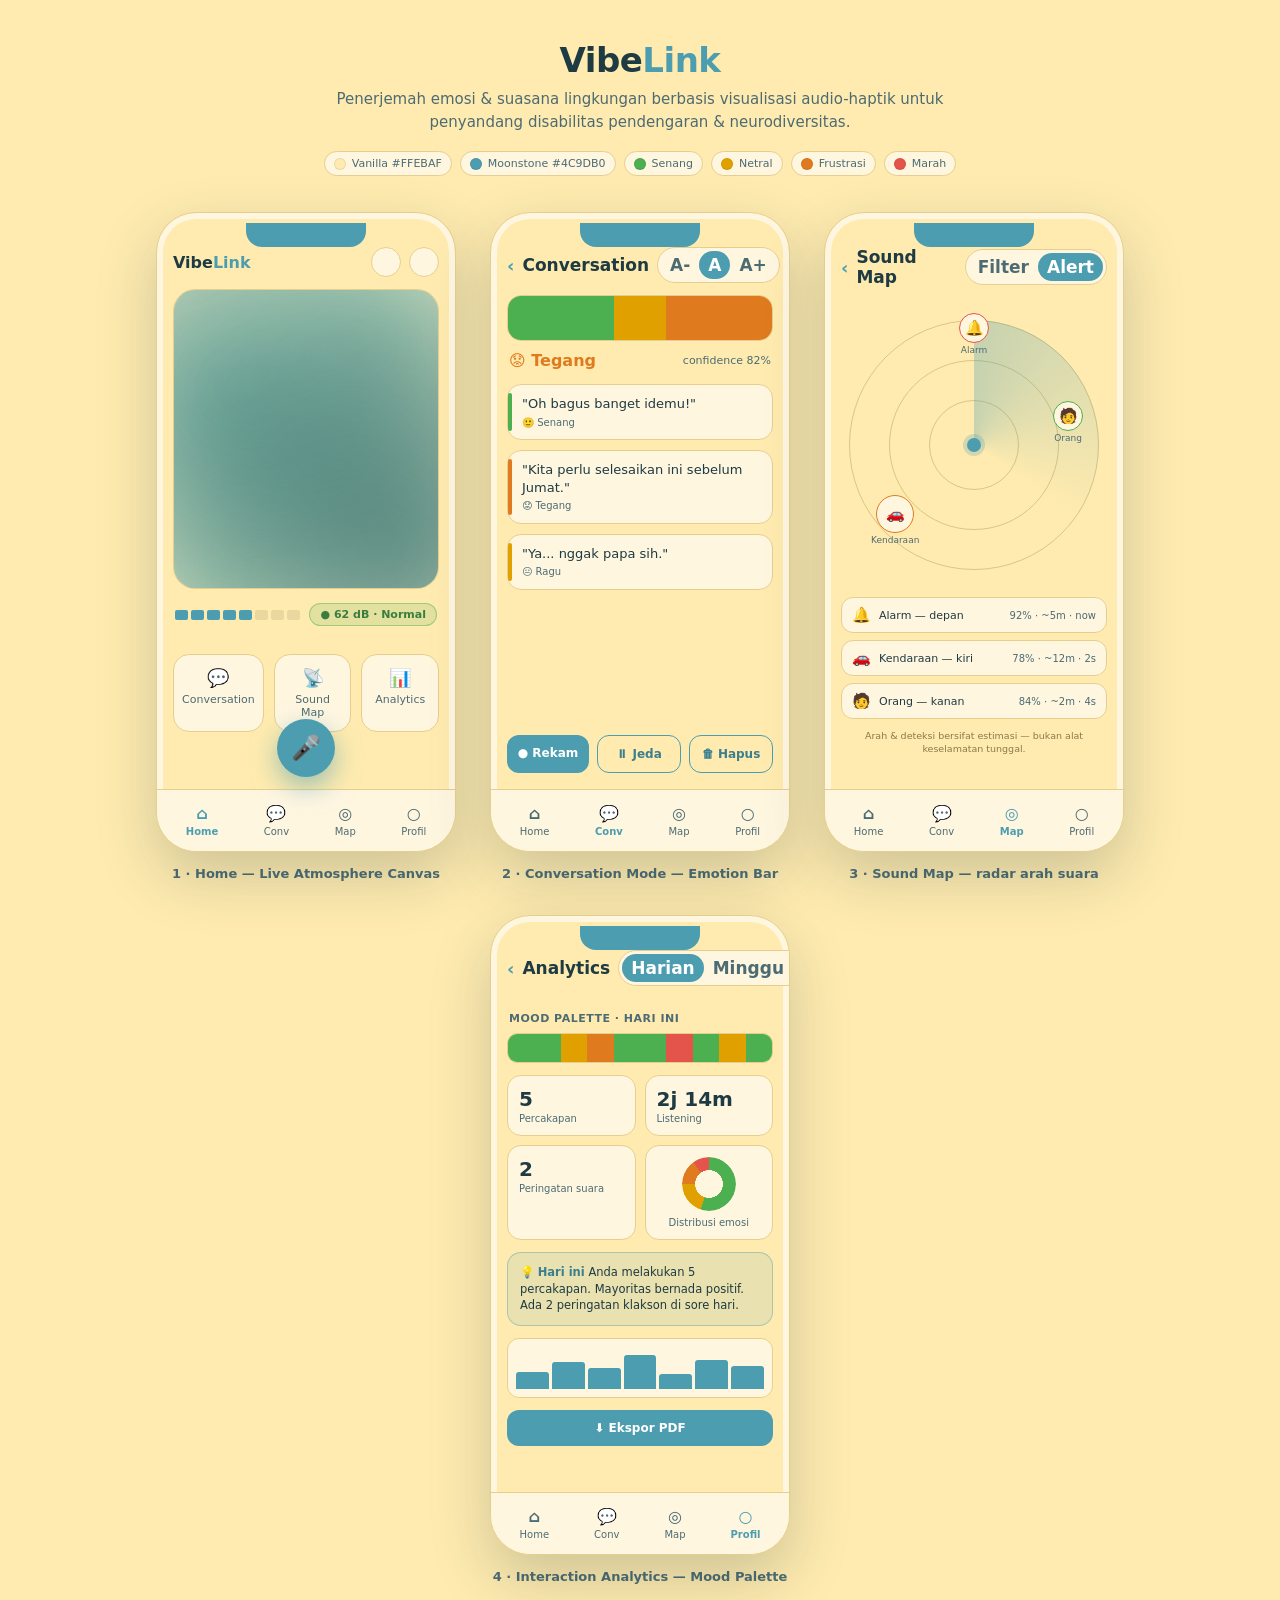
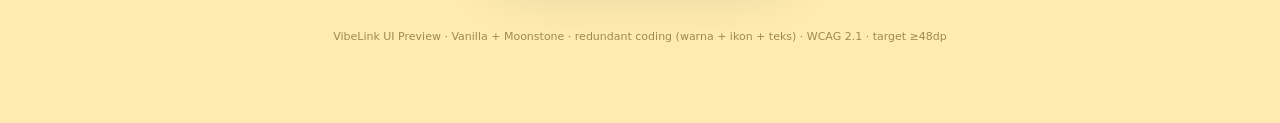
<file: assets/vibelink-preview.html>
<!DOCTYPE html>
<html lang="id">
<head>
<meta charset="UTF-8">
<meta name="viewport" content="width=device-width, initial-scale=1.0">
<title>VibeLink — UI Preview</title>
<style>
  :root{
    /* brand palette — Vanilla + Moonstone */
    --vanilla:#FFEBAF; --vanilla-soft:#FFF3CF; --cream:#FFF6E0;
    --moon:#4C9DB0; --moon-deep:#3A7E8F; --teal-ink:#1E3A42; --muted:#4C6B73;
    /* semantic emotion / sound (functional, kept) */
    --green:#4CAF50; --yellow:#E0A100; --orange:#E07A1F; --red:#E5544B;
    --brown:#8D6E63; --purple:#7C4DFF;
    --line:#E6CF8E; --r:22px;
  }
  *{box-sizing:border-box;margin:0;padding:0}
  body{
    background:var(--vanilla);
    color:var(--teal-ink); font-family:'Inter',system-ui,-apple-system,Segoe UI,Roboto,sans-serif;
    padding:40px 20px 80px; min-height:100vh;
  }
  .head{max-width:1200px;margin:0 auto 36px;text-align:center}
  .wordmark{font-size:34px;font-weight:800;letter-spacing:-.5px;color:var(--teal-ink);display:inline-block}
  .wordmark span{color:var(--moon)}
  .tag{color:var(--muted);font-size:15px;margin-top:8px;max-width:640px;margin-inline:auto;line-height:1.5}
  .swatches{display:flex;gap:8px;justify-content:center;flex-wrap:wrap;margin-top:18px}
  .sw{display:flex;align-items:center;gap:6px;font-size:11px;color:var(--muted);
    background:var(--cream);border:1px solid var(--line);padding:5px 9px;border-radius:20px}
  .dot{width:12px;height:12px;border-radius:50%;border:1px solid rgba(0,0,0,.08)}

  .stage{display:flex;gap:34px;justify-content:center;flex-wrap:wrap;max-width:1280px;margin:0 auto}

  /* phone frame */
  .phone{width:300px;height:640px;border-radius:40px;background:var(--vanilla);
    border:1px solid #E6CF8E;box-shadow:0 24px 60px rgba(30,58,66,.22),inset 0 0 0 6px #FFF6E0;
    position:relative;overflow:hidden;display:flex;flex-direction:column}
  .notch{position:absolute;top:10px;left:50%;transform:translateX(-50%);
    width:120px;height:24px;background:var(--moon);border-radius:0 0 16px 16px;z-index:9}
  .screen{flex:1;display:flex;flex-direction:column;padding:34px 16px 0;overflow:hidden}
  .caption{text-align:center;color:var(--muted);font-size:13px;margin-top:14px;font-weight:600}

  .top{display:flex;align-items:center;justify-content:space-between;margin-bottom:12px}
  .top .logo{font-weight:800;font-size:16px;color:var(--teal-ink)}
  .top .logo b{color:var(--moon)}
  .top .ic{display:flex;gap:8px}
  .pill{width:30px;height:30px;border-radius:50%;background:var(--cream);border:1px solid var(--line)}
  .scr-title{display:flex;align-items:center;gap:8px;margin-bottom:12px}
  .scr-title b{font-size:17px;color:var(--teal-ink)}
  .back{color:var(--moon);font-size:18px;font-weight:700}

  /* aurora canvas — moonstone/teal flow on vanilla */
  .aurora{position:relative;height:300px;border-radius:var(--r);overflow:hidden;
    background:var(--vanilla-soft);border:1px solid var(--line)}
  .aurora::before,.aurora::after{content:"";position:absolute;inset:-40%;border-radius:50%;
    filter:blur(34px);opacity:.8;mix-blend-mode:multiply}
  .aurora::before{background:radial-gradient(circle at 32% 42%,#4C9DB0,transparent 56%),
    radial-gradient(circle at 62% 32%,#7FC2CE,transparent 55%);animation:drift 9s ease-in-out infinite alternate}
  .aurora::after{background:radial-gradient(circle at 70% 70%,#3A7E8F,transparent 55%),
    radial-gradient(circle at 38% 76%,#A9DDE2,transparent 50%);animation:drift2 11s ease-in-out infinite alternate}
  @keyframes drift{from{transform:translate(-6%,-4%) scale(1)}to{transform:translate(8%,6%) scale(1.15)}}
  @keyframes drift2{from{transform:translate(6%,4%) scale(1.1)}to{transform:translate(-8%,-6%) scale(1)}}

  .statusbar{display:flex;align-items:center;gap:10px;margin:14px 2px}
  .db{flex:1;display:flex;gap:3px}
  .db i{flex:1;height:10px;border-radius:2px;background:#EAD7A0}
  .db i.on{background:var(--moon)}
  .badge{font-size:11px;font-weight:700;padding:4px 10px;border-radius:20px;display:flex;align-items:center;gap:5px}
  .badge.normal{background:rgba(76,175,80,.16);color:#3a7d3e;border:1px solid rgba(76,175,80,.45)}

  .qa{display:flex;gap:10px;margin-top:14px}
  .qa .card{flex:1;background:var(--cream);border:1px solid var(--line);border-radius:16px;
    padding:12px 8px;text-align:center;font-size:11px;color:var(--muted)}
  .qa .gi{font-size:18px;display:block;margin-bottom:5px}

  .fab{position:absolute;bottom:74px;left:50%;transform:translateX(-50%);
    width:58px;height:58px;border-radius:50%;background:var(--moon);color:#fff;display:flex;align-items:center;
    justify-content:center;font-size:24px;box-shadow:0 10px 26px rgba(76,157,176,.55);z-index:6}
  .nav{position:absolute;bottom:0;left:0;right:0;height:62px;background:var(--cream);border-top:1px solid var(--line);
    display:flex;justify-content:space-around;align-items:center;padding:0 6px}
  .nav span{font-size:10px;color:var(--muted);display:flex;flex-direction:column;align-items:center;gap:3px}
  .nav span b{font-size:16px}
  .nav .act{color:var(--moon);font-weight:700}

  /* emotion bar */
  .ebar{height:46px;border-radius:14px;overflow:hidden;display:flex;border:1px solid var(--line)}
  .ebar i{flex:1}
  .ebar .g{background:var(--green)} .ebar .y{background:var(--yellow)}
  .ebar .o{background:var(--orange)} .ebar .r{background:var(--red)}
  .emolabel{display:flex;align-items:center;justify-content:space-between;margin:10px 2px 14px}
  .emolabel .l{font-weight:800;font-size:16px;color:var(--orange)}
  .emolabel .c{font-size:11px;color:var(--muted)}
  .bubbles{flex:1;display:flex;flex-direction:column;gap:10px;overflow:hidden}
  .bub{background:var(--cream);border-radius:14px;padding:10px 12px 10px 14px;position:relative;font-size:13px;line-height:1.35;border:1px solid var(--line)}
  .bub::before{content:"";position:absolute;left:0;top:8px;bottom:8px;width:4px;border-radius:4px}
  .bub.g::before{background:var(--green)} .bub.o::before{background:var(--orange)} .bub.y::before{background:var(--yellow)}
  .bub small{color:var(--muted);font-size:10px;display:block;margin-top:3px}
  .ctrl{display:flex;gap:8px;margin:12px 0 78px}
  .ctrl b{flex:1;text-align:center;font-size:12px;font-weight:700;padding:11px 0;border-radius:12px}
  .ctrl .rec{background:var(--moon);color:#fff}
  .ctrl .out{background:transparent;border:1px solid var(--moon);color:var(--moon-deep)}

  /* radar */
  .radar{position:relative;height:280px;margin:6px 0 12px;display:flex;align-items:center;justify-content:center}
  .radar i.ring{position:absolute;border:1px solid #D9C684;border-radius:50%}
  .ring.r1{width:90px;height:90px}.ring.r2{width:170px;height:170px}.ring.r3{width:250px;height:250px}
  .sweep{position:absolute;width:250px;height:250px;border-radius:50%;
    background:conic-gradient(from 0deg,rgba(76,157,176,.32),transparent 35%);animation:spin 4s linear infinite}
  @keyframes spin{to{transform:rotate(360deg)}}
  .you{width:14px;height:14px;border-radius:50%;background:var(--moon);box-shadow:0 0 0 4px rgba(76,157,176,.25);z-index:3}
  .blip{position:absolute;display:flex;flex-direction:column;align-items:center;gap:2px;font-size:9px;color:var(--muted)}
  .blip b{width:30px;height:30px;border-radius:50%;display:flex;align-items:center;justify-content:center;font-size:15px;border:1px solid var(--line);background:var(--cream)}
  .blip.alarm{top:8px;left:50%;transform:translateX(-50%)}
  .blip.alarm b{border-color:var(--red);color:var(--red);animation:blink 1s steps(2) infinite}
  @keyframes blink{50%{box-shadow:0 0 14px rgba(229,84,75,.6);background:rgba(229,84,75,.14)}}
  .blip.car{bottom:40px;left:30px}.blip.car b{border-color:var(--orange);color:var(--orange);width:38px;height:38px}
  .blip.person{top:96px;right:24px}.blip.person b{border-color:var(--green);color:var(--green)}
  .detlist{display:flex;flex-direction:column;gap:7px}
  .det{display:flex;align-items:center;gap:8px;background:var(--cream);border:1px solid var(--line);
    border-radius:12px;padding:8px 10px;font-size:11px}
  .det .em{font-size:15px}
  .det .meta{margin-left:auto;color:var(--muted);font-size:10px}
  .disc{font-size:9.5px;color:#8a7a4a;text-align:center;margin-top:10px;line-height:1.4}

  /* analytics */
  .mood{height:30px;border-radius:10px;overflow:hidden;display:flex;border:1px solid var(--line)}
  .mood i{flex:1}
  .grid2{display:grid;grid-template-columns:1fr 1fr;gap:9px;margin:12px 0}
  .stat{background:var(--cream);border:1px solid var(--line);border-radius:14px;padding:11px}
  .stat .n{font-size:20px;font-weight:800;color:var(--teal-ink)}
  .stat .k{font-size:10px;color:var(--muted);margin-top:2px}
  .donut{width:54px;height:54px;border-radius:50%;margin:0 auto;
    background:conic-gradient(var(--green) 0 55%,var(--yellow) 55% 75%,var(--orange) 75% 90%,var(--red) 90% 100%);
    -webkit-mask:radial-gradient(circle 14px at center,transparent 98%,#000);mask:radial-gradient(circle 14px at center,transparent 98%,#000)}
  .insight{background:rgba(76,157,176,.12);
    border:1px solid rgba(76,157,176,.4);border-radius:14px;padding:11px 12px;font-size:11.5px;line-height:1.45;color:var(--teal-ink)}
  .insight b{color:var(--moon-deep)}
  .trend{height:60px;margin-top:12px;border-radius:12px;border:1px solid var(--line);
    background:var(--cream);display:flex;align-items:flex-end;gap:3px;padding:8px;overflow:hidden}
  .trend i{flex:1;border-radius:3px 3px 0 0;background:var(--moon)}
  .export{margin:12px 0 14px;text-align:center;font-size:12px;font-weight:700;
    padding:11px;border-radius:12px;background:var(--moon);color:#fff}

  .seg{display:flex;background:var(--cream);border:1px solid var(--line);border-radius:20px;padding:3px;font-size:10px;margin-left:auto}
  .seg b{padding:4px 9px;border-radius:16px;color:var(--muted)}
  .seg b.on{background:var(--moon);color:#fff}

  h3.section{font-size:11px;color:var(--muted);margin:14px 2px 8px;text-transform:uppercase;letter-spacing:.5px}
  .foot{text-align:center;color:#a08a4e;font-size:11px;margin-top:46px}
</style>
</head>
<body>
  <div class="head">
    <div class="wordmark">Vibe<span>Link</span></div>
    <div class="tag">Penerjemah emosi & suasana lingkungan berbasis visualisasi audio-haptik untuk penyandang disabilitas pendengaran & neurodiversitas.</div>
    <div class="swatches">
      <span class="sw"><span class="dot" style="background:#FFEBAF"></span>Vanilla #FFEBAF</span>
      <span class="sw"><span class="dot" style="background:#4C9DB0"></span>Moonstone #4C9DB0</span>
      <span class="sw"><span class="dot" style="background:#4CAF50"></span>Senang</span>
      <span class="sw"><span class="dot" style="background:#E0A100"></span>Netral</span>
      <span class="sw"><span class="dot" style="background:#E07A1F"></span>Frustrasi</span>
      <span class="sw"><span class="dot" style="background:#E5544B"></span>Marah</span>
    </div>
  </div>

  <div class="stage">

    <!-- SCREEN 1: HOME / LIVE ATMOSPHERE CANVAS -->
    <div>
    <div class="phone"><div class="notch"></div>
      <div class="screen">
        <div class="top"><span class="logo">Vibe<b>Link</b></span><span class="ic"><i class="pill"></i><i class="pill"></i></span></div>
        <div class="aurora"></div>
        <div class="statusbar">
          <div class="db"><i class="on"></i><i class="on"></i><i class="on"></i><i class="on"></i><i class="on"></i><i></i><i></i><i></i></div>
          <span class="badge normal">● 62 dB · Normal</span>
        </div>
        <div class="qa">
          <div class="card"><span class="gi">💬</span>Conversation</div>
          <div class="card"><span class="gi">📡</span>Sound Map</div>
          <div class="card"><span class="gi">📊</span>Analytics</div>
        </div>
        <div class="fab">🎤</div>
        <div class="nav">
          <span class="act"><b>⌂</b>Home</span><span><b>💬</b>Conv</span><span><b>◎</b>Map</span><span><b>○</b>Profil</span>
        </div>
      </div>
    </div>
    <div class="caption">1 · Home — Live Atmosphere Canvas</div>
    </div>

    <!-- SCREEN 2: CONVERSATION MODE -->
    <div>
    <div class="phone"><div class="notch"></div>
      <div class="screen">
        <div class="scr-title"><span class="back">‹</span><b>Conversation</b><span class="seg"><b>A-</b><b class="on">A</b><b>A+</b></span></div>
        <div class="ebar"><i class="g"></i><i class="g"></i><i class="y"></i><i class="o"></i><i class="o"></i></div>
        <div class="emolabel"><span class="l">😟 Tegang</span><span class="c">confidence 82%</span></div>
        <div class="bubbles">
          <div class="bub g">"Oh bagus banget idemu!"<small>🙂 Senang</small></div>
          <div class="bub o">"Kita perlu selesaikan ini sebelum Jumat."<small>😟 Tegang</small></div>
          <div class="bub y">"Ya... nggak papa sih."<small>😐 Ragu</small></div>
        </div>
        <div class="ctrl"><b class="rec">● Rekam</b><b class="out">⏸ Jeda</b><b class="out">🗑 Hapus</b></div>
        <div class="nav">
          <span><b>⌂</b>Home</span><span class="act"><b>💬</b>Conv</span><span><b>◎</b>Map</span><span><b>○</b>Profil</span>
        </div>
      </div>
    </div>
    <div class="caption">2 · Conversation Mode — Emotion Bar</div>
    </div>

    <!-- SCREEN 3: SOUND MAP -->
    <div>
    <div class="phone"><div class="notch"></div>
      <div class="screen">
        <div class="scr-title"><span class="back">‹</span><b>Sound Map</b><span class="seg"><b>Filter</b><b class="on">Alert</b></span></div>
        <div class="radar">
          <i class="ring r1"></i><i class="ring r2"></i><i class="ring r3"></i>
          <div class="sweep"></div>
          <div class="you"></div>
          <div class="blip alarm"><b>🔔</b>Alarm</div>
          <div class="blip car"><b>🚗</b>Kendaraan</div>
          <div class="blip person"><b>🧑</b>Orang</div>
        </div>
        <div class="detlist">
          <div class="det"><span class="em">🔔</span>Alarm — depan<span class="meta">92% · ~5m · now</span></div>
          <div class="det"><span class="em">🚗</span>Kendaraan — kiri<span class="meta">78% · ~12m · 2s</span></div>
          <div class="det"><span class="em">🧑</span>Orang — kanan<span class="meta">84% · ~2m · 4s</span></div>
        </div>
        <div class="disc">Arah & deteksi bersifat estimasi — bukan alat keselamatan tunggal.</div>
        <div class="nav">
          <span><b>⌂</b>Home</span><span><b>💬</b>Conv</span><span class="act"><b>◎</b>Map</span><span><b>○</b>Profil</span>
        </div>
      </div>
    </div>
    <div class="caption">3 · Sound Map — radar arah suara</div>
    </div>

    <!-- SCREEN 4: ANALYTICS -->
    <div>
    <div class="phone"><div class="notch"></div>
      <div class="screen">
        <div class="scr-title"><span class="back">‹</span><b>Analytics</b><span class="seg"><b class="on">Harian</b><b>Minggu</b><b>Bulan</b></span></div>
        <h3 class="section">Mood Palette · Hari ini</h3>
        <div class="mood"><i style="background:#4CAF50"></i><i style="background:#4CAF50"></i><i style="background:#E0A100"></i><i style="background:#E07A1F"></i><i style="background:#4CAF50"></i><i style="background:#4CAF50"></i><i style="background:#E5544B"></i><i style="background:#4CAF50"></i><i style="background:#E0A100"></i><i style="background:#4CAF50"></i></div>
        <div class="grid2">
          <div class="stat"><div class="n">5</div><div class="k">Percakapan</div></div>
          <div class="stat"><div class="n">2j 14m</div><div class="k">Listening</div></div>
          <div class="stat"><div class="n">2</div><div class="k">Peringatan suara</div></div>
          <div class="stat"><div class="donut"></div><div class="k" style="text-align:center;margin-top:6px">Distribusi emosi</div></div>
        </div>
        <div class="insight">💡 <b>Hari ini</b> Anda melakukan 5 percakapan. Mayoritas bernada positif. Ada 2 peringatan klakson di sore hari.</div>
        <div class="trend"><i style="height:40%"></i><i style="height:65%"></i><i style="height:50%"></i><i style="height:80%"></i><i style="height:35%"></i><i style="height:70%"></i><i style="height:55%"></i></div>
        <div class="export">⬇ Ekspor PDF</div>
        <div class="nav">
          <span><b>⌂</b>Home</span><span><b>💬</b>Conv</span><span><b>◎</b>Map</span><span class="act"><b>○</b>Profil</span>
        </div>
      </div>
    </div>
    <div class="caption">4 · Interaction Analytics — Mood Palette</div>
    </div>

  </div>

  <div class="foot">VibeLink UI Preview · Vanilla + Moonstone · redundant coding (warna + ikon + teks) · WCAG 2.1 · target ≥48dp</div>
</body>
</html>
</file>
<file: styles.css>
:root{
  --cream:#FFF8EE; --surface:#FFFFFF; --ink:#161616; --line:#222222;
  --muted:#5C5C5C; --accent:#E96B95; --accent-soft:#F7B7CF;
  --emo-pos:#B8E6C4; --emo-neu:#F6E6A8; --emo-fru:#F7C59F; --emo-ang:#F3A6A6;
  --cat-yellow:#F7E7A3; --cat-pink:#F7B7CF; --cat-blue:#B7D8F2; --cat-green:#BDE8CA;
  --track:#EFE7D6;
  --r-card:24px; --r-chip:16px; --pad:18px; --screen-pad:20px; --gap:14px;
  --font:'Inter',system-ui,-apple-system,'Segoe UI',Roboto,sans-serif;
}
*{box-sizing:border-box;margin:0;padding:0}
html{-webkit-text-size-adjust:100%}
body{background:#E9E0CE;font-family:var(--font);color:var(--ink);
  display:flex;justify-content:center;min-height:100vh}
.app{width:100%;max-width:390px;background:var(--cream);min-height:100vh;
  position:relative;padding:0 var(--screen-pad) 96px;overflow-x:hidden}
img{display:block}
a{color:inherit;text-decoration:none}
.topbar{display:flex;align-items:center;justify-content:space-between;
  padding:16px 0 8px;min-height:56px}
.h-title{font-size:24px;font-weight:700;letter-spacing:-.3px}
.icon-btn{width:48px;height:48px;border-radius:50%;background:var(--surface);
  border:1.5px solid var(--line);display:flex;align-items:center;justify-content:center}
.icon-btn img{width:22px;height:22px}
.back-btn{width:44px;height:44px;border-radius:50%;border:1.5px dashed var(--line);
  background:transparent;display:flex;align-items:center;justify-content:center;font-size:20px}
.card{background:var(--surface);border-radius:var(--r-card);padding:var(--pad);
  margin-bottom:var(--gap)}
.card--dark{background:var(--ink);color:var(--cream)}
.card--accent{background:var(--accent)} /* text inside must be --ink */
.pill-btn{height:52px;border-radius:999px;padding:0 24px;border:1.5px solid var(--line);
  background:var(--surface);font:600 16px/1 var(--font);color:var(--ink);
  display:inline-flex;align-items:center;justify-content:center;gap:8px;cursor:pointer}
.pill-btn--dark{background:var(--ink);color:var(--cream);border-color:var(--ink)}
.pill-btn--accent{background:var(--accent);border-color:var(--accent);color:var(--ink)}
.segmented{display:inline-flex;background:var(--surface);border:1.5px solid var(--line);
  border-radius:999px;padding:4px}
.segmented button{border:0;background:transparent;border-radius:999px;height:40px;
  padding:0 16px;font:600 14px var(--font);color:var(--ink);cursor:pointer}
.segmented button[aria-selected="true"]{background:var(--ink);color:var(--cream)}
.chip{display:inline-flex;align-items:center;gap:6px;height:32px;padding:0 12px;
  border-radius:var(--r-chip);border:1.5px solid var(--line);font:600 13px var(--font)}
.cat-chip{width:44px;height:44px;border-radius:50%;border:1.5px solid var(--line);
  display:flex;align-items:center;justify-content:center}
.cat-chip img{width:22px;height:22px}
.bignum{font-weight:800;font-size:clamp(48px,14vw,64px);letter-spacing:-1px;
  line-height:1;font-variant-numeric:tabular-nums}
.bignum--sm{font-size:28px}
.progress{height:12px;border-radius:999px;background:var(--track);overflow:hidden}
.progress__fill{height:100%;border-radius:999px;background:var(--accent)}
.hero-ring{width:min(88vw,340px);aspect-ratio:1;margin:10px auto 4px;position:relative;
  display:flex;align-items:center;justify-content:center}
.list-row{display:flex;align-items:center;gap:12px;padding:12px 0;min-height:56px}
.list-row .label{flex:1;font-weight:600;font-size:16px}
.list-row .meta{color:var(--muted);font-size:14px}
.disclaimer{font-size:12px;color:var(--muted);text-align:center;margin-top:10px;line-height:1.4}
.emotion-bar{height:56px;border-radius:16px;border:1.5px solid var(--line);
  overflow:hidden;display:flex}
.emotion-seg{flex:1}
.emotion-seg.pos{background:var(--emo-pos)} .emotion-seg.neu{background:var(--emo-neu)}
.emotion-seg.fru{background:var(--emo-fru)} .emotion-seg.ang{background:var(--emo-ang)}
.emotion-label{display:flex;align-items:center;gap:8px;font-weight:700;font-size:18px;margin:10px 0}
.bubble{background:var(--surface);border:1.5px solid var(--line);border-radius:18px;
  padding:12px 14px;margin-bottom:10px;position:relative;font-size:16px;line-height:1.4}
.bubble .strip{position:absolute;left:0;top:10px;bottom:10px;width:5px;border-radius:5px}
.bubble small{display:block;color:var(--muted);font-size:13px;margin-top:4px}
.mood-palette{height:32px;border-radius:12px;border:1.5px solid var(--line);
  overflow:hidden;display:flex}
.mood-palette i{flex:1}
.grid2{display:grid;grid-template-columns:1fr 1fr;gap:var(--gap)}
.stat-card{background:var(--surface);border-radius:var(--r-card);padding:16px}
.stat-card .k{color:var(--muted);font-size:14px;margin-top:4px}
.badge-tile{background:var(--surface);border:1.5px solid var(--line);border-radius:20px;
  padding:14px;text-align:center;font-size:13px;font-weight:600}
.timeline{position:relative;padding-left:22px}
.timeline::before{content:"";position:absolute;left:6px;top:6px;bottom:6px;width:2px;background:var(--line)}
.timeline .dot{position:absolute;left:0;width:14px;height:14px;border-radius:50%;
  background:var(--cream);border:2px solid var(--ink)}
.toggle{width:52px;height:32px;border-radius:999px;background:var(--track);
  border:1.5px solid var(--line);position:relative}
.toggle[aria-checked="true"]{background:var(--accent)}
.toggle .knob{position:absolute;top:3px;left:3px;width:24px;height:24px;border-radius:50%;background:var(--ink)}
.toggle[aria-checked="true"] .knob{left:25px}
.slider{width:100%;height:12px;border-radius:999px;background:var(--track);border:1.5px solid var(--line)}
.bottom-nav{position:fixed;bottom:0;left:50%;transform:translateX(-50%);
  width:100%;max-width:390px;height:72px;background:var(--surface);
  border-top:1.5px solid var(--line);display:flex;align-items:center;justify-content:space-around;padding:0 8px}
.nav-item{width:48px;height:48px;display:flex;flex-direction:column;align-items:center;
  justify-content:center;gap:2px;font-size:11px;color:var(--ink)}
.nav-item img{width:24px;height:24px}
.nav-item.active{color:var(--accent)}
.fab{width:60px;height:60px;border-radius:50%;background:var(--accent);
  border:1.5px solid var(--line);display:flex;align-items:center;justify-content:center;
  margin-top:-24px;box-shadow:0 6px 16px rgba(233,107,149,.4)}
.fab img{width:26px;height:26px}
:focus-visible{outline:3px solid var(--line);outline-offset:2px}
@media (prefers-reduced-motion: reduce){*{animation:none!important;transition:none!important}}

button,input,select{font:inherit;color:inherit}
button{cursor:pointer}
h1,h2,h3,p{margin:0}
p{color:var(--muted);font-size:14px;line-height:1.45}
.brand-logo{height:28px;width:auto}
.row{display:flex;align-items:center;gap:10px}
.between{justify-content:space-between}
.wrap{flex-wrap:wrap}
.stack{display:grid;gap:var(--gap)}
.mt-8{margin-top:8px}.mt-12{margin-top:12px}.mt-16{margin-top:16px}.mt-20{margin-top:20px}
.mb-0{margin-bottom:0}
.full{width:100%}
.section-title{font-size:18px;font-weight:700;margin:18px 0 10px}
.surface-title{font-size:18px;font-weight:700;margin-bottom:8px}
.bg-yellow{background:var(--cat-yellow)}.bg-pink{background:var(--cat-pink)}
.bg-blue{background:var(--cat-blue)}.bg-green{background:var(--cat-green)}
.bg-pos{background:var(--emo-pos)}.bg-neu{background:var(--emo-neu)}
.bg-fru{background:var(--emo-fru)}.bg-ang{background:var(--emo-ang)}
.ink-icon{filter:brightness(0) saturate(100%)}
.cat-chip img,.icon-btn img,.nav-item img,.fab img,.pill-btn img{filter:brightness(0) saturate(100%)}
.card--dark p{color:var(--cream)}
.card--accent p{color:var(--ink)}
.ring-svg{position:absolute;inset:0;width:100%;height:100%}
.hero-ring__center{position:relative;z-index:1;text-align:center;display:grid;justify-items:center;gap:6px;max-width:150px}
.primary-row{display:flex;align-items:center;gap:10px;margin:12px 0 14px}
.primary-row .pill-btn{flex:1}
.progress-cell{width:96px}
.controls{display:grid;grid-template-columns:repeat(3,1fr);gap:8px;margin:14px 0}
.radar-ring{border:1.5px solid var(--line);border-radius:50%;
  background:repeating-radial-gradient(circle,transparent 0 42px,var(--line) 43px 44px,transparent 45px 84px)}
.radar-ring::before,.radar-ring::after{content:"";position:absolute;background:var(--line)}
.radar-ring::before{left:0;right:0;top:50%;height:1.5px}
.radar-ring::after{top:0;bottom:0;left:50%;width:1.5px}
.you{position:absolute;left:50%;top:50%;transform:translate(-50%,-50%);background:var(--ink);color:var(--cream);
  border-radius:999px;padding:8px 14px;font-weight:700;font-size:14px;z-index:2}
.blip{position:absolute;z-index:3}
.blip.alarm{left:50%;top:8px;transform:translateX(-50%);border-radius:4px;background:var(--emo-ang);animation:blink 1.4s infinite}
.blip.car{left:28px;bottom:46px;transform:scale(1.2)}
.blip.person{right:18px;top:46%}
@keyframes blink{50%{opacity:.45}}
.donut{width:74px;height:74px;border-radius:50%;background:conic-gradient(var(--emo-pos) 0 52%,var(--emo-neu) 52% 70%,var(--emo-fru) 70% 88%,var(--emo-ang) 88% 100%);
  border:1.5px solid var(--line);display:grid;place-items:center;font-weight:800}
.donut::after{content:"52%";width:40px;height:40px;border-radius:50%;background:var(--surface);border:1.5px solid var(--line);display:grid;place-items:center;font-size:12px}
.legend{display:grid;gap:6px;margin-top:8px;font-size:12px}
.legend span{display:flex;align-items:center;gap:6px}
.swatch{width:14px;height:14px;border-radius:4px;border:1.5px solid var(--line);display:inline-block}
.trend{height:96px;display:flex;align-items:end;gap:8px;background:var(--track);border-radius:16px;padding:10px;border:1.5px solid var(--line)}
.trend i{flex:1;border-radius:999px 999px 4px 4px;background:var(--accent)}
.settings-section{display:grid;gap:8px}
.settings-section .h-title{font-size:18px}
.toggle-row{display:flex;align-items:center;justify-content:space-between;gap:12px;min-height:56px}
.field{display:grid;gap:6px}
.field label{font-size:14px;font-weight:700}
.field input{height:52px;border:1.5px solid var(--line);border-radius:16px;background:var(--surface);padding:0 14px}
.profile-choice{display:grid;grid-template-columns:48px 1fr;gap:12px;align-items:center;border:1.5px solid var(--line)}
.profile-choice[aria-pressed="true"]{background:var(--accent-soft)}
.avatar-ring{width:88px;height:88px;border-radius:50%;margin:0 auto 12px;padding:8px;
  background:conic-gradient(var(--emo-pos),var(--cat-blue),var(--emo-neu),var(--accent-soft),var(--emo-pos));border:1.5px solid var(--line)}
.avatar-ring div{width:100%;height:100%;border-radius:50%;background:var(--surface);display:grid;place-items:center}
.avatar-ring img{width:54px;height:54px}
.badge-grid{display:grid;grid-template-columns:repeat(3,1fr);gap:10px}
.danger{border-color:var(--emo-ang);background:var(--surface);color:var(--ink)}
.illustration{min-height:250px;border-radius:24px;border:1.5px solid var(--line);position:relative;overflow:hidden}
.blob{position:absolute;border-radius:999px}
.blob.one{width:210px;height:82px;background:var(--cat-yellow);left:-34px;top:74px;transform:rotate(-28deg)}
.blob.two{width:190px;height:92px;background:var(--cat-pink);right:-42px;bottom:62px;transform:rotate(-24deg)}
.blob.three{width:112px;height:112px;background:var(--cat-blue);left:92px;bottom:26px}
.dots{display:flex;justify-content:center;gap:8px;margin:14px 0}
.dots button{width:36px;height:18px;border-radius:999px;border:1.5px solid var(--line);background:var(--surface)}
.dots button[aria-selected="true"]{background:var(--ink)}
.slide{display:none}.slide.active{display:grid;gap:14px}
.launcher-grid{display:grid;grid-template-columns:1fr;gap:12px}
.launcher-card{display:grid;grid-template-columns:72px 1fr;gap:14px;align-items:center;border:1.5px solid var(--line)}
.thumb{height:72px;border-radius:18px;border:1.5px solid var(--line);background:conic-gradient(var(--cat-yellow),var(--cat-pink),var(--cat-blue),var(--cat-green),var(--cat-yellow))}
@media (max-width:360px){
  .app{padding-left:16px;padding-right:16px}
  .hero-ring{width:min(90vw,300px)}
  .pill-btn{padding:0 16px}
}
</file>
